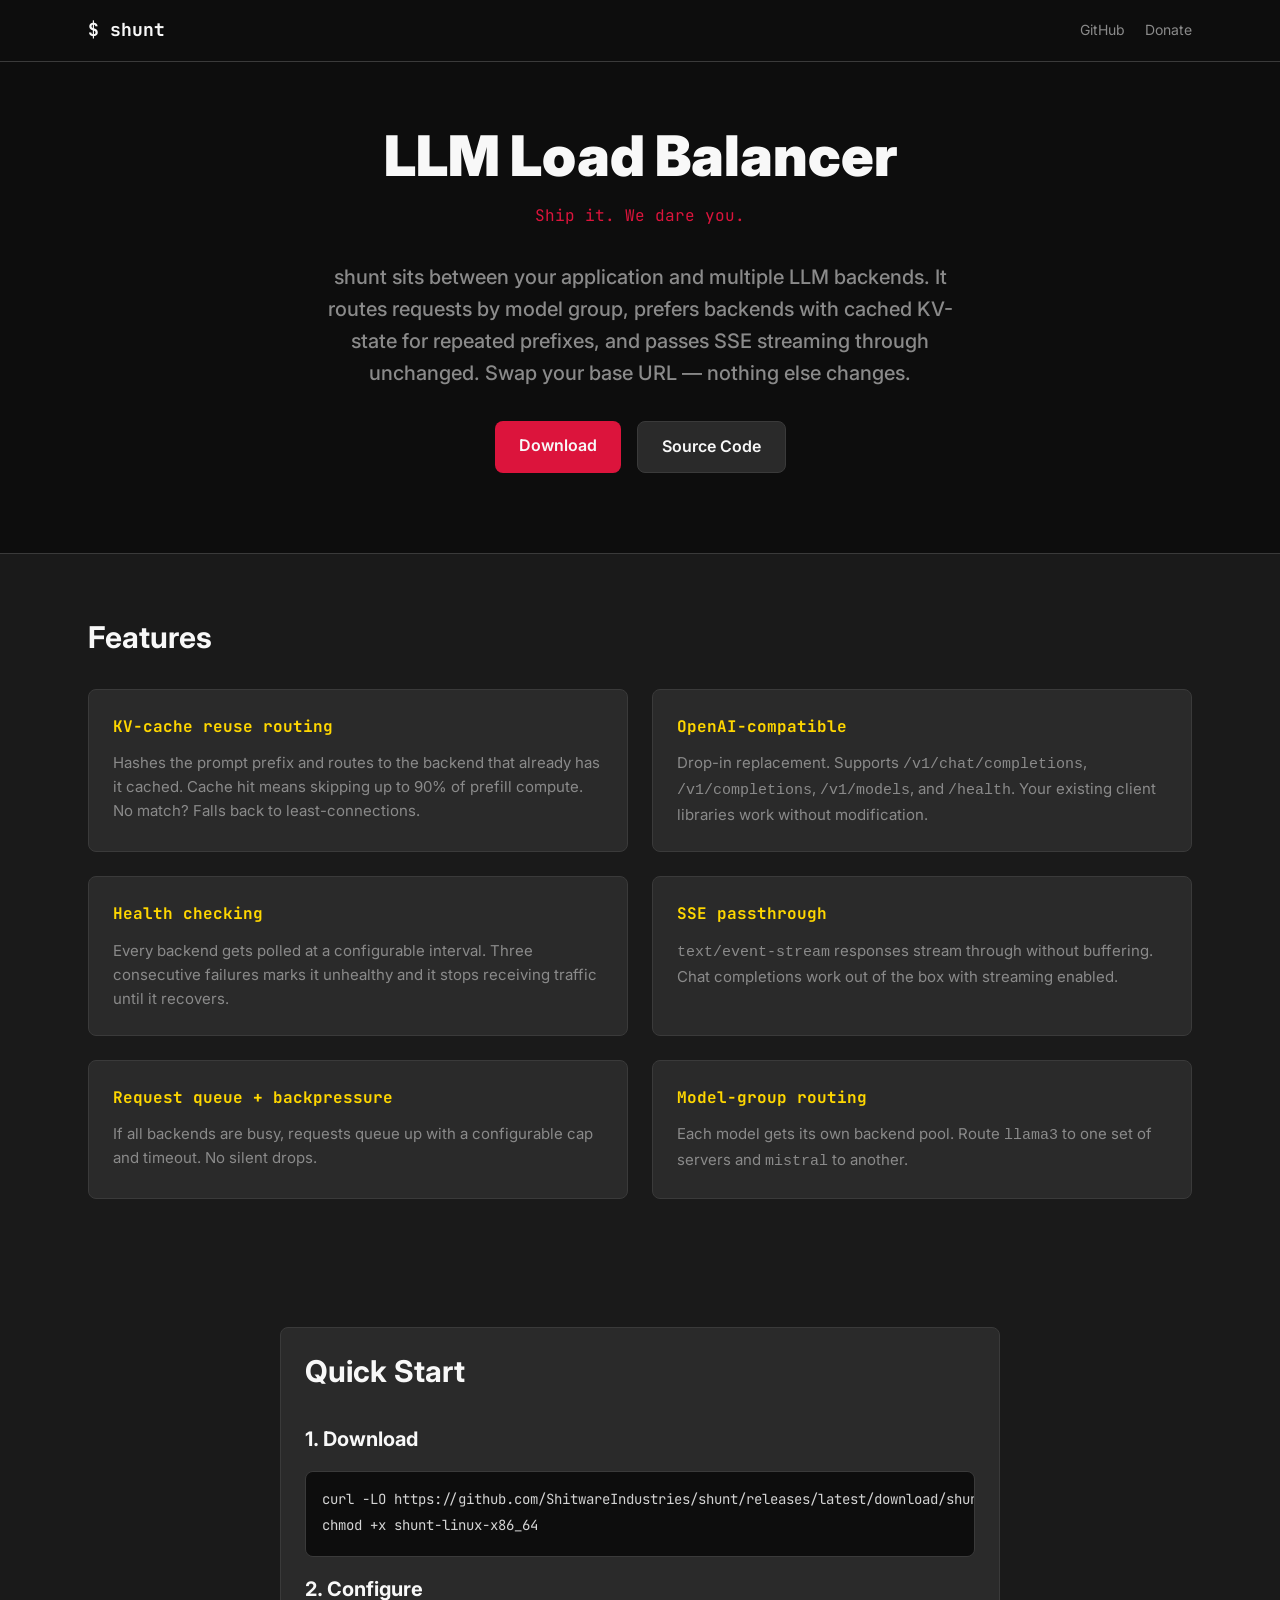
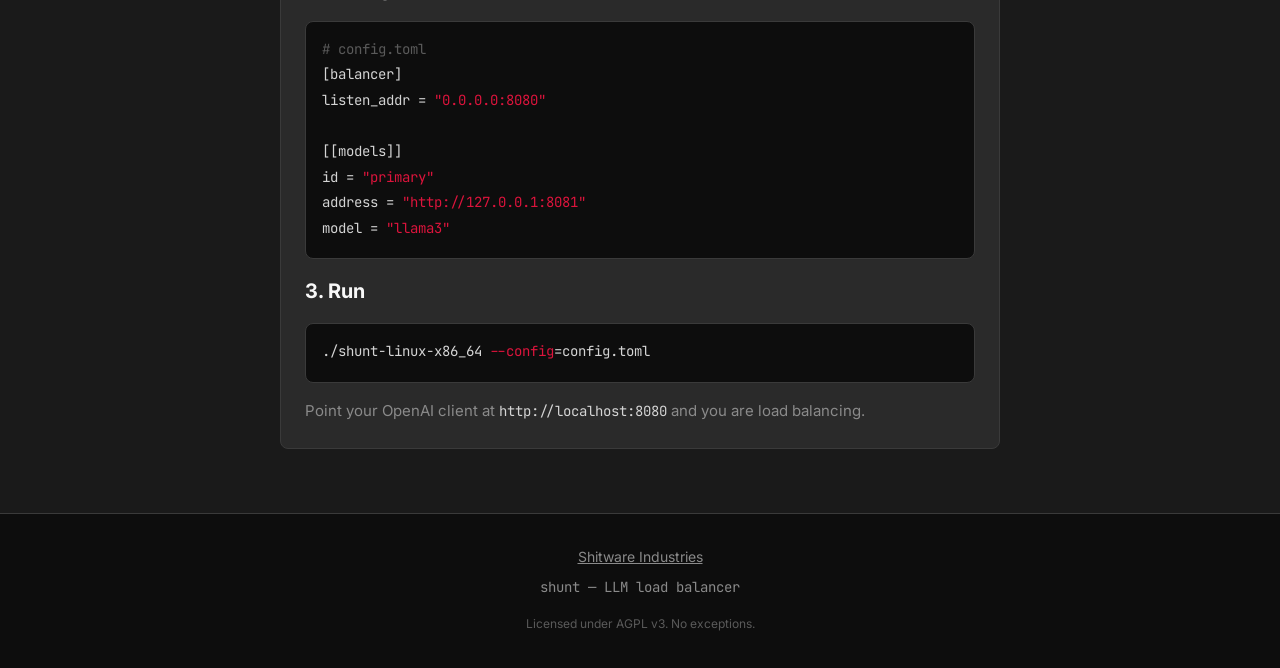
<file: index.html>
<!DOCTYPE html>
<html lang="en">
<head>
<meta charset="utf-8">
<meta name="viewport" content="width=device-width, initial-scale=1">
<title>shunt — LLM Load Balancer</title>
<meta name="description" content="shunt is an LLM load balancer with KV-cache reuse routing. OpenAI-compatible. Drop-in. Open source under AGPL v3.">
<meta name="robots" content="index, follow">
<link rel="preconnect" href="https://fonts.googleapis.com">
<link rel="preconnect" href="https://fonts.gstatic.com" crossorigin>
<link href="https://fonts.googleapis.com/css2?family=Inter:wght@400;500;600;700;800;900&family=JetBrains+Mono:wght@400;700&display=swap" rel="stylesheet">
<style>
:root {
--color-basalt: #1a1a1a;
--color-void: #0d0d0d;
--color-obsidian: #2a2a2a;
--color-graphite: #3a3a3a;
--color-ash: #5a5a5a;
--color-fog: #8a8a8a;
--color-cloud: #d4d4d4;
--color-smoke: #e8e8e8;
--color-snow: #f8f8f8;
--color-bleach: #ffffff;
--color-crimson: #dc143c;
--color-gold: #ffd700;
--color-silver: #c0c0c0;
--font-body: "Inter", -apple-system, BlinkMacSystemFont, "Segoe UI", sans-serif;
--font-mono: "JetBrains Mono", "Fira Code", "Cascadia Code", monospace;
--space-2: 8px;
--space-3: 12px;
--space-4: 16px;
--space-5: 20px;
--space-6: 24px;
--space-8: 32px;
--space-12: 48px;
--space-16: 64px;
--space-20: 80px;
--max-width: 1200px;
--radius: 8px;
}

*, *::before, *::after { box-sizing: border-box; margin: 0; padding: 0; }
html { font-size: 16px; scroll-behavior: smooth; }

body {
font-family: var(--font-body);
font-weight: 400;
line-height: 1.6;
color: var(--color-snow);
background-color: var(--color-basalt);
-webkit-font-smoothing: antialiased;
-moz-osx-font-smoothing: grayscale;
}

a { color: var(--color-crimson); text-decoration: underline; }
a:hover { color: var(--color-gold); }
a:focus-visible { outline: 2px solid var(--color-crimson); outline-offset: 2px; }

.container { max-width: var(--max-width); margin: 0 auto; padding: 0 var(--space-6); }
@media (min-width: 768px) { .container { padding: 0 var(--space-8); } }
@media (min-width: 1024px) { .container { padding: 0 var(--space-12); } }

header {
background-color: var(--color-void);
border-bottom: 1px solid var(--color-graphite);
padding: var(--space-4) 0;
}
header nav { display: flex; justify-content: space-between; align-items: center; }
.logo {
font-family: var(--font-mono);
font-weight: 700;
font-size: 18px;
color: var(--color-snow);
text-decoration: none;
}
.logo:hover { color: var(--color-snow); }
nav a { font-size: 14px; color: var(--color-fog); text-decoration: none; transition: color 150ms cubic-bezier(0.4, 0, 0.2, 1); }
nav a:hover { color: var(--color-snow); }
nav .nav-links { display: flex; gap: var(--space-5); }

.hero {
background-color: var(--color-void);
padding: var(--space-16) 0 var(--space-20);
text-align: center;
border-bottom: 1px solid var(--color-graphite);
}
.hero h1 {
font-weight: 900;
font-size: 40px;
line-height: 1.1;
color: var(--color-snow);
margin-bottom: var(--space-4);
}
.hero .tagline {
font-family: var(--font-mono);
font-size: 16px;
color: var(--color-crimson);
font-weight: 400;
margin-bottom: var(--space-8);
display: block;
}
.hero p {
font-size: 18px;
font-weight: 500;
color: var(--color-fog);
max-width: 640px;
margin: 0 auto var(--space-8);
line-height: 1.6;
}
@media (min-width: 768px) {
.hero h1 { font-size: 56px; }
.hero p { font-size: 20px; }
}

.cta-group {
display: flex;
justify-content: center;
gap: var(--space-4);
flex-wrap: wrap;
}
.cta-primary {
display: inline-block;
background-color: var(--color-crimson);
color: var(--color-snow);
font-weight: 600;
font-size: 16px;
padding: var(--space-3) var(--space-6);
border-radius: var(--radius);
text-decoration: none;
transition: background-color 150ms cubic-bezier(0.4, 0, 0.2, 1);
}
.cta-primary:hover { background-color: #b01030; color: var(--color-snow); }
.cta-secondary {
display: inline-block;
background-color: var(--color-obsidian);
color: var(--color-snow);
font-weight: 600;
font-size: 16px;
padding: var(--space-3) var(--space-6);
border-radius: var(--radius);
border: 1px solid var(--color-graphite);
text-decoration: none;
transition: background-color 150ms cubic-bezier(0.4, 0, 0.2, 1);
}
.cta-secondary:hover { background-color: var(--color-graphite); color: var(--color-snow); }

section { padding: var(--space-16) 0; }
section h2 {
font-weight: 700;
font-size: 24px;
line-height: 1.3;
margin-bottom: var(--space-8);
color: var(--color-snow);
}
@media (min-width: 768px) { section h2 { font-size: 30px; } }

.features {
display: grid;
gap: var(--space-6);
}
@media (min-width: 768px) { .features { grid-template-columns: 1fr 1fr; } }

.feature-card {
background-color: var(--color-obsidian);
border: 1px solid var(--color-graphite);
border-radius: var(--radius);
padding: var(--space-6);
}
.feature-card h3 {
font-family: var(--font-mono);
font-weight: 700;
font-size: 16px;
color: var(--color-gold);
margin-bottom: var(--space-3);
}
.feature-card p {
font-size: 15px;
color: var(--color-fog);
line-height: 1.6;
}

.quickstart {
background-color: var(--color-obsidian);
border: 1px solid var(--color-graphite);
border-radius: var(--radius);
padding: var(--space-6);
max-width: 720px;
margin: 0 auto;
}
.quickstart h3 {
font-weight: 700;
font-size: 20px;
margin-bottom: var(--space-4);
color: var(--color-snow);
}
.quickstart pre {
background-color: var(--color-void);
border: 1px solid var(--color-graphite);
border-radius: var(--radius);
padding: var(--space-4);
overflow-x: auto;
margin-bottom: var(--space-4);
}
.quickstart code {
font-family: var(--font-mono);
font-size: 14px;
color: var(--color-cloud);
line-height: 1.7;
}
.quickstart .comment { color: var(--color-ash); }
.quickstart .flag { color: var(--color-crimson); }

footer {
background-color: var(--color-void);
border-top: 1px solid var(--color-graphite);
padding: var(--space-8) 0;
text-align: center;
}
footer p { font-size: 14px; color: var(--color-ash); margin-bottom: var(--space-2); }
footer .product-name { font-family: var(--font-mono); font-weight: 400; color: var(--color-fog); }
footer .license { font-size: 12px; color: var(--color-ash); margin-top: var(--space-4); }
footer a { color: var(--color-fog); }
footer a:hover { color: var(--color-snow); }

@media (prefers-reduced-motion: reduce) {
* { transition-duration: 0ms !important; animation-duration: 0ms !important; }
}
</style>
</head>
<body>

<header>
<nav class="container">
<a href="/" class="logo">$ shunt</a>
<div class="nav-links">
<a href="https://github.com/ShitwareIndustries/shunt">GitHub</a>
<a href="/donate/">Donate</a>
</div>
</nav>
</header>

<section class="hero">
<div class="container">
<h1>LLM Load Balancer</h1>
<span class="tagline">Ship it. We dare you.</span>
<p>shunt sits between your application and multiple LLM backends. It routes requests by model group, prefers backends with cached KV-state for repeated prefixes, and passes SSE streaming through unchanged. Swap your base URL &mdash; nothing else changes.</p>
<div class="cta-group">
<a class="cta-primary" href="https://github.com/ShitwareIndustries/shunt/releases/latest">Download</a>
<a class="cta-secondary" href="https://github.com/ShitwareIndustries/shunt">Source Code</a>
</div>
</div>
</section>

<section>
<div class="container">
<h2>Features</h2>
<div class="features">
<div class="feature-card">
<h3>KV-cache reuse routing</h3>
<p>Hashes the prompt prefix and routes to the backend that already has it cached. Cache hit means skipping up to 90% of prefill compute. No match? Falls back to least-connections.</p>
</div>
<div class="feature-card">
<h3>OpenAI-compatible</h3>
<p>Drop-in replacement. Supports <code>/v1/chat/completions</code>, <code>/v1/completions</code>, <code>/v1/models</code>, and <code>/health</code>. Your existing client libraries work without modification.</p>
</div>
<div class="feature-card">
<h3>Health checking</h3>
<p>Every backend gets polled at a configurable interval. Three consecutive failures marks it unhealthy and it stops receiving traffic until it recovers.</p>
</div>
<div class="feature-card">
<h3>SSE passthrough</h3>
<p><code>text/event-stream</code> responses stream through without buffering. Chat completions work out of the box with streaming enabled.</p>
</div>
<div class="feature-card">
<h3>Request queue + backpressure</h3>
<p>If all backends are busy, requests queue up with a configurable cap and timeout. No silent drops.</p>
</div>
<div class="feature-card">
<h3>Model-group routing</h3>
<p>Each model gets its own backend pool. Route <code>llama3</code> to one set of servers and <code>mistral</code> to another.</p>
</div>
</div>
</div>
</section>

<section>
<div class="container">
<div class="quickstart">
<h2>Quick Start</h2>
<h3>1. Download</h3>
<pre><code>curl -LO https://github.com/ShitwareIndustries/shunt/releases/latest/download/shunt-linux-x86_64
chmod +x shunt-linux-x86_64</code></pre>
<h3>2. Configure</h3>
<pre><code><span class="comment"># config.toml</span>
[balancer]
listen_addr = <span class="flag">"0.0.0.0:8080"</span>

[[models]]
id = <span class="flag">"primary"</span>
address = <span class="flag">"http://127.0.0.1:8081"</span>
model = <span class="flag">"llama3"</span></code></pre>
<h3>3. Run</h3>
<pre><code>./shunt-linux-x86_64 <span class="flag">--config</span>=config.toml</code></pre>
<p style="font-size:15px;color:var(--color-fog);">Point your OpenAI client at <code style="color:var(--color-cloud);">http://localhost:8080</code> and you are load balancing.</p>
</div>
</div>
</section>

<footer>
<div class="container">
<p><a href="https://github.com/ShitwareIndustries">Shitware Industries</a></p>
<p class="product-name">shunt &mdash; LLM load balancer</p>
<p class="license">Licensed under AGPL v3. No exceptions.</p>
</div>
</footer>

</body>
</html>
</file>
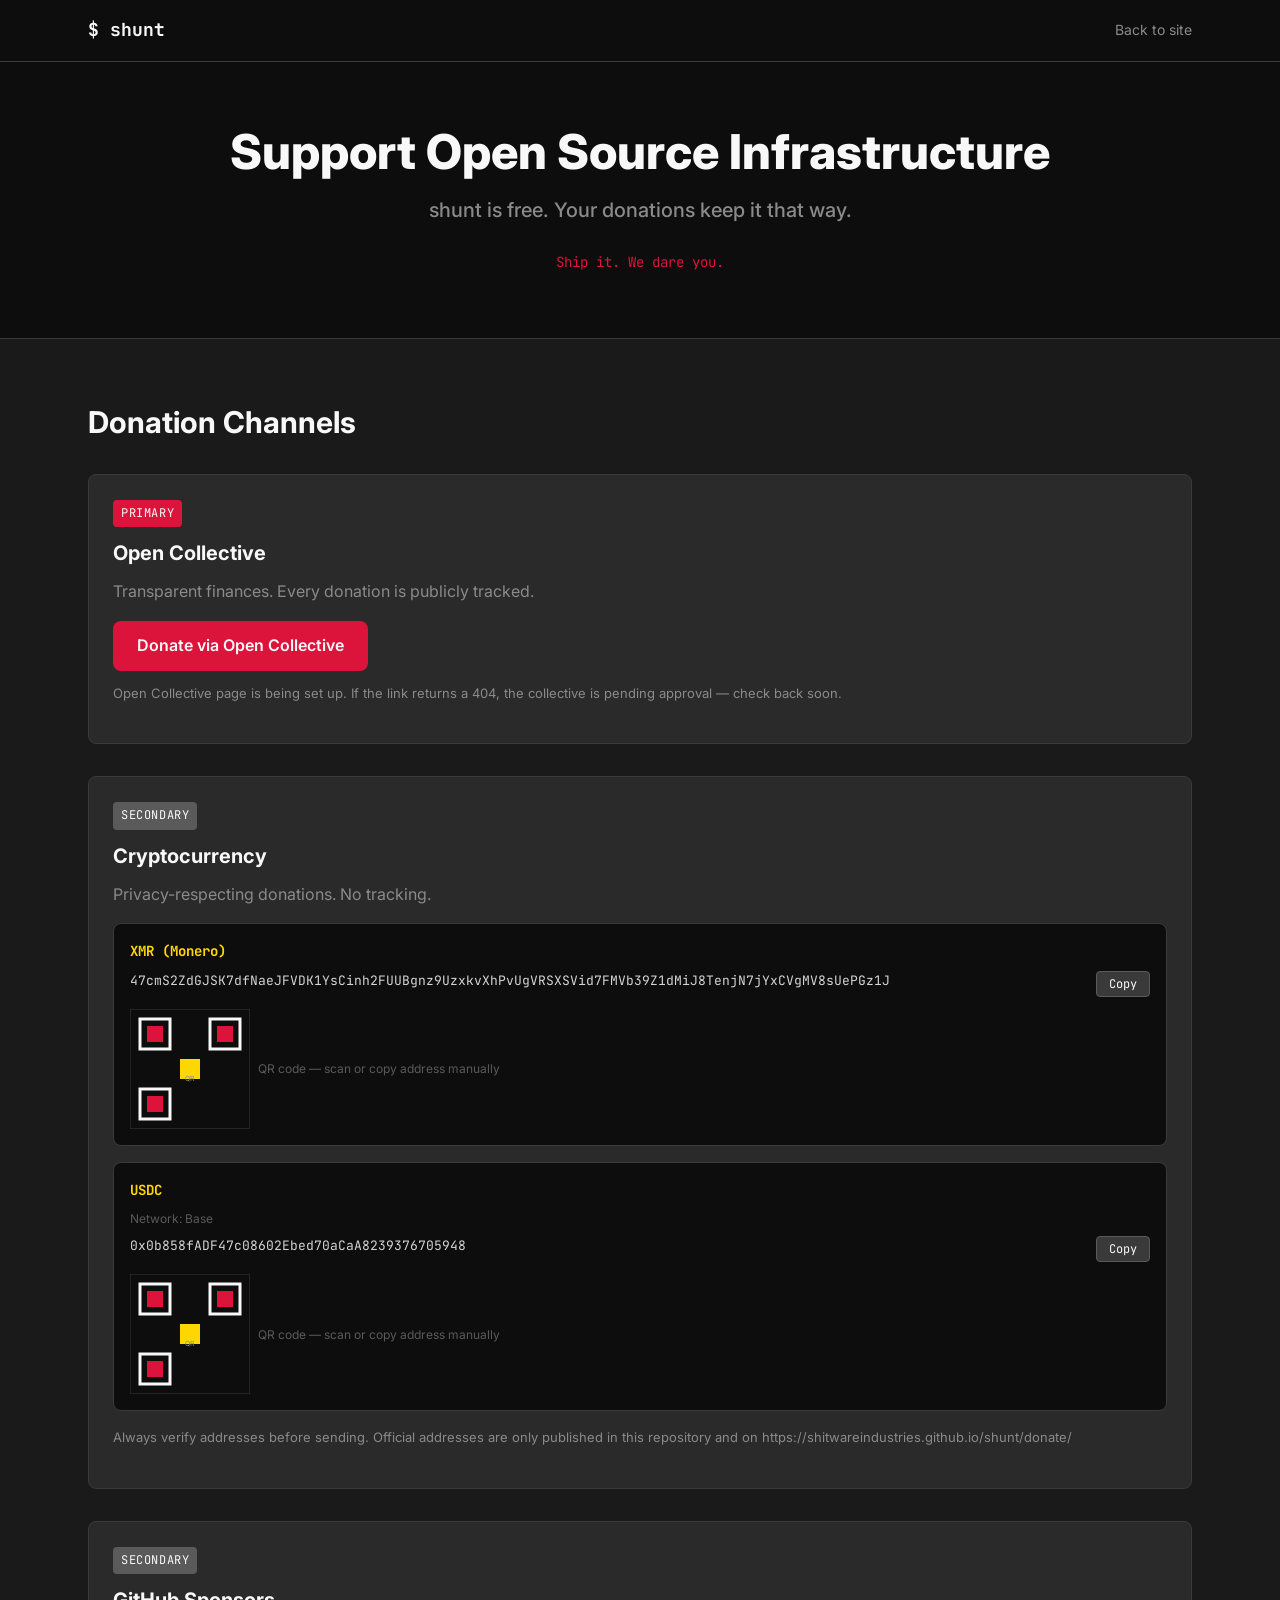
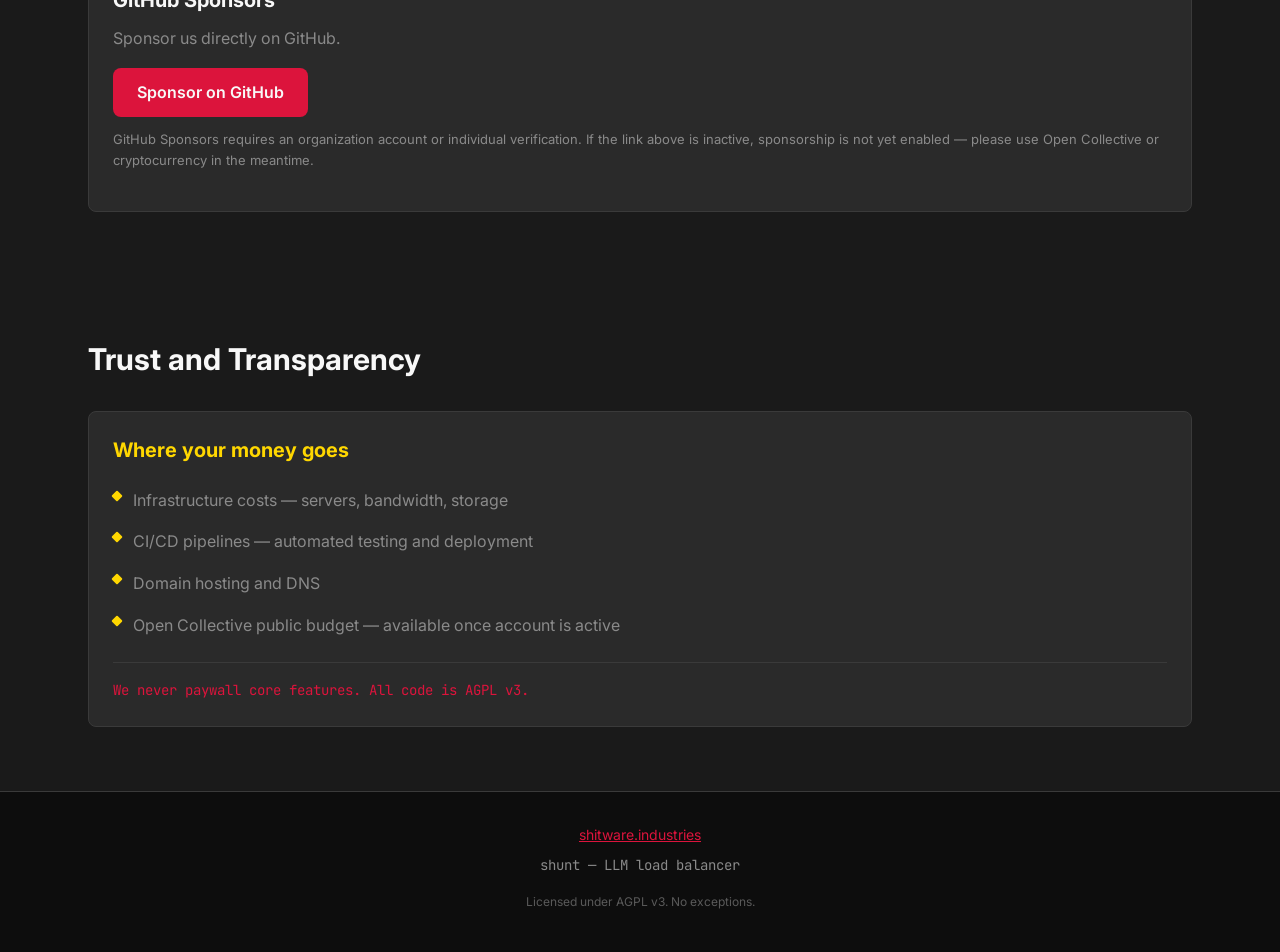
<file: donate/index.html>
<!DOCTYPE html>
<html lang="en">
<head>
  <meta charset="utf-8">
  <meta name="viewport" content="width=device-width, initial-scale=1">
  <title>Support shunt — Shitware Industries</title>
  <meta name="description" content="Support open source infrastructure. shunt is free. Your donations keep it that way.">
  <meta name="robots" content="index, follow">
  <link rel="preconnect" href="https://fonts.googleapis.com">
  <link rel="preconnect" href="https://fonts.gstatic.com" crossorigin>
  <link href="https://fonts.googleapis.com/css2?family=Inter:wght@400;500;600;700;800;900&family=JetBrains+Mono:wght@400;700&display=swap" rel="stylesheet">
  <link rel="stylesheet" href="style.css">
</head>
<body>

  <header>
    <nav class="container">
      <a href="/" class="logo">$ shunt</a>
      <a href="/">Back to site</a>
    </nav>
  </header>

  <section class="hero">
    <div class="container">
      <h1>Support Open Source Infrastructure</h1>
      <p>shunt is free. Your donations keep it that way.</p>
      <span class="tagline">Ship it. We dare you.</span>
    </div>
  </section>

  <main>
    <section>
      <div class="container">
        <h2>Donation Channels</h2>
        <div class="channels">

          <div class="channel-card">
            <span class="channel-label primary">Primary</span>
            <h3>Open Collective</h3>
            <p>Transparent finances. Every donation is publicly tracked.</p>
      <a class="cta-link" href="https://opencollective.com/shitware-industries" target="_blank" rel="noopener noreferrer">Donate via Open Collective</a>
      <p style="margin-top: 12px; font-size: 13px; color: #8a8a8a;">
        Open Collective page is being set up. If the link returns a 404, the collective is pending approval — check back soon.
      </p>
    </div>

          <div class="channel-card">
            <span class="channel-label secondary">Secondary</span>
            <h3>Cryptocurrency</h3>
            <p>Privacy-respecting donations. No tracking.</p>

            <div class="crypto-addresses">
              <div class="crypto-item">
                <div class="crypto-name">XMR (Monero)</div>
                <div class="address-wrapper">
                  <span class="address" id="xmr-address">47cmS2ZdGJSK7dfNaeJFVDK1YsCinh2FUUBgnz9UzxkvXhPvUgVRSXSVid7FMVb39Z1dMiJ8TenjN7jYxCVgMV8sUePGz1J</span>
                  <button class="copy-btn" data-target="xmr-address" aria-label="Copy Monero address">Copy</button>
                </div>
                <div class="qr-placeholder">
                  <svg viewBox="0 0 120 120" xmlns="http://www.w3.org/2000/svg" role="img" aria-label="QR code placeholder for Monero address">
                    <rect width="120" height="120" fill="#0d0d0d" stroke="#3a3a3a" stroke-width="1"/>
                    <rect x="10" y="10" width="30" height="30" fill="none" stroke="#f8f8f8" stroke-width="3"/>
                    <rect x="17" y="17" width="16" height="16" fill="#dc143c"/>
                    <rect x="80" y="10" width="30" height="30" fill="none" stroke="#f8f8f8" stroke-width="3"/>
                    <rect x="87" y="17" width="16" height="16" fill="#dc143c"/>
                    <rect x="10" y="80" width="30" height="30" fill="none" stroke="#f8f8f8" stroke-width="3"/>
                    <rect x="17" y="87" width="16" height="16" fill="#dc143c"/>
                    <rect x="50" y="50" width="20" height="20" fill="#ffd700"/>
                    <text x="60" y="72" text-anchor="middle" font-family="Inter, sans-serif" font-size="7" fill="#8a8a8a">QR</text>
                  </svg>
                  <span class="qr-note">QR code — scan or copy address manually</span>
                </div>
              </div>

              <div class="crypto-item">
                <div class="crypto-name">USDC</div>
                <div class="crypto-network">Network: Base</div>
                <div class="address-wrapper">
                  <span class="address" id="usdc-address">0x0b858fADF47c08602Ebed70aCaA8239376705948</span>
                  <button class="copy-btn" data-target="usdc-address" aria-label="Copy USDC address">Copy</button>
                </div>
                <div class="qr-placeholder">
                  <svg viewBox="0 0 120 120" xmlns="http://www.w3.org/2000/svg" role="img" aria-label="QR code placeholder for USDC address">
                    <rect width="120" height="120" fill="#0d0d0d" stroke="#3a3a3a" stroke-width="1"/>
                    <rect x="10" y="10" width="30" height="30" fill="none" stroke="#f8f8f8" stroke-width="3"/>
                    <rect x="17" y="17" width="16" height="16" fill="#dc143c"/>
                    <rect x="80" y="10" width="30" height="30" fill="none" stroke="#f8f8f8" stroke-width="3"/>
                    <rect x="87" y="17" width="16" height="16" fill="#dc143c"/>
                    <rect x="10" y="80" width="30" height="30" fill="none" stroke="#f8f8f8" stroke-width="3"/>
                    <rect x="17" y="87" width="16" height="16" fill="#dc143c"/>
                    <rect x="50" y="50" width="20" height="20" fill="#ffd700"/>
                    <text x="60" y="72" text-anchor="middle" font-family="Inter, sans-serif" font-size="7" fill="#8a8a8a">QR</text>
                  </svg>
                  <span class="qr-note">QR code — scan or copy address manually</span>
                </div>
              </div>
            </div>

<p style="margin-top: 16px; font-size: 13px; color: #8a8a8a;">
Always verify addresses before sending. Official addresses are only published in this repository and on https://shitwareindustries.github.io/shunt/donate/
</p>
          </div>

  <div class="channel-card">
      <span class="channel-label secondary">Secondary</span>
      <h3>GitHub Sponsors</h3>
      <p>Sponsor us directly on GitHub.</p>
      <a class="cta-link" href="https://github.com/sponsors/ShitwareIndustries" target="_blank" rel="noopener noreferrer">Sponsor on GitHub</a>
      <p style="margin-top: 12px; font-size: 13px; color: #8a8a8a;">
        GitHub Sponsors requires an organization account or individual verification. If the link above is inactive, sponsorship is not yet enabled — please use Open Collective or cryptocurrency in the meantime.
      </p>
    </div>

        </div>
      </div>
    </section>

    <section>
      <div class="container">
        <h2>Trust and Transparency</h2>
        <div class="trust-section">
          <h3>Where your money goes</h3>
          <ul>
            <li>Infrastructure costs — servers, bandwidth, storage</li>
            <li>CI/CD pipelines — automated testing and deployment</li>
            <li>Domain hosting and DNS</li>
            <li>Open Collective public budget — available once account is active</li>
          </ul>
          <div class="agpl-note">
            We never paywall core features. All code is AGPL v3.
          </div>
        </div>
      </div>
    </section>
  </main>

  <footer>
    <div class="container">
      <p><a href="/">shitware.industries</a></p>
      <p class="product-name">shunt — LLM load balancer</p>
      <p class="license">Licensed under AGPL v3. No exceptions.</p>
    </div>
  </footer>

  <script>
    (function () {
      "use strict";

      var buttons = document.querySelectorAll(".copy-btn");
      for (var i = 0; i < buttons.length; i++) {
        buttons[i].addEventListener("click", function () {
          var targetId = this.getAttribute("data-target");
          var targetEl = document.getElementById(targetId);
          if (!targetEl) return;

          var text = targetEl.textContent;

          if (navigator.clipboard && navigator.clipboard.writeText) {
            navigator.clipboard.writeText(text).then(
              function () {
                showCopied(targetId);
              },
              function () {
                fallbackCopy(text, targetId);
              }
            );
          } else {
            fallbackCopy(text, targetId);
          }
        });
      }

      function fallbackCopy(text, targetId) {
        var textarea = document.createElement("textarea");
        textarea.value = text;
        textarea.style.position = "fixed";
        textarea.style.opacity = "0";
        document.body.appendChild(textarea);
        textarea.select();
        try {
          document.execCommand("copy");
          showCopied(targetId);
        } catch (e) {
          // silent fail — progressive enhancement
        }
        document.body.removeChild(textarea);
      }

      function showCopied(targetId) {
        var btn = document.querySelector('.copy-btn[data-target="' + targetId + '"]');
        if (!btn) return;
        var original = btn.textContent;
        btn.textContent = "Copied";
        btn.classList.add("copied");
        setTimeout(function () {
          btn.textContent = original;
          btn.classList.remove("copied");
        }, 2000);
      }
    })();
  </script>

</body>
</html>
</file>
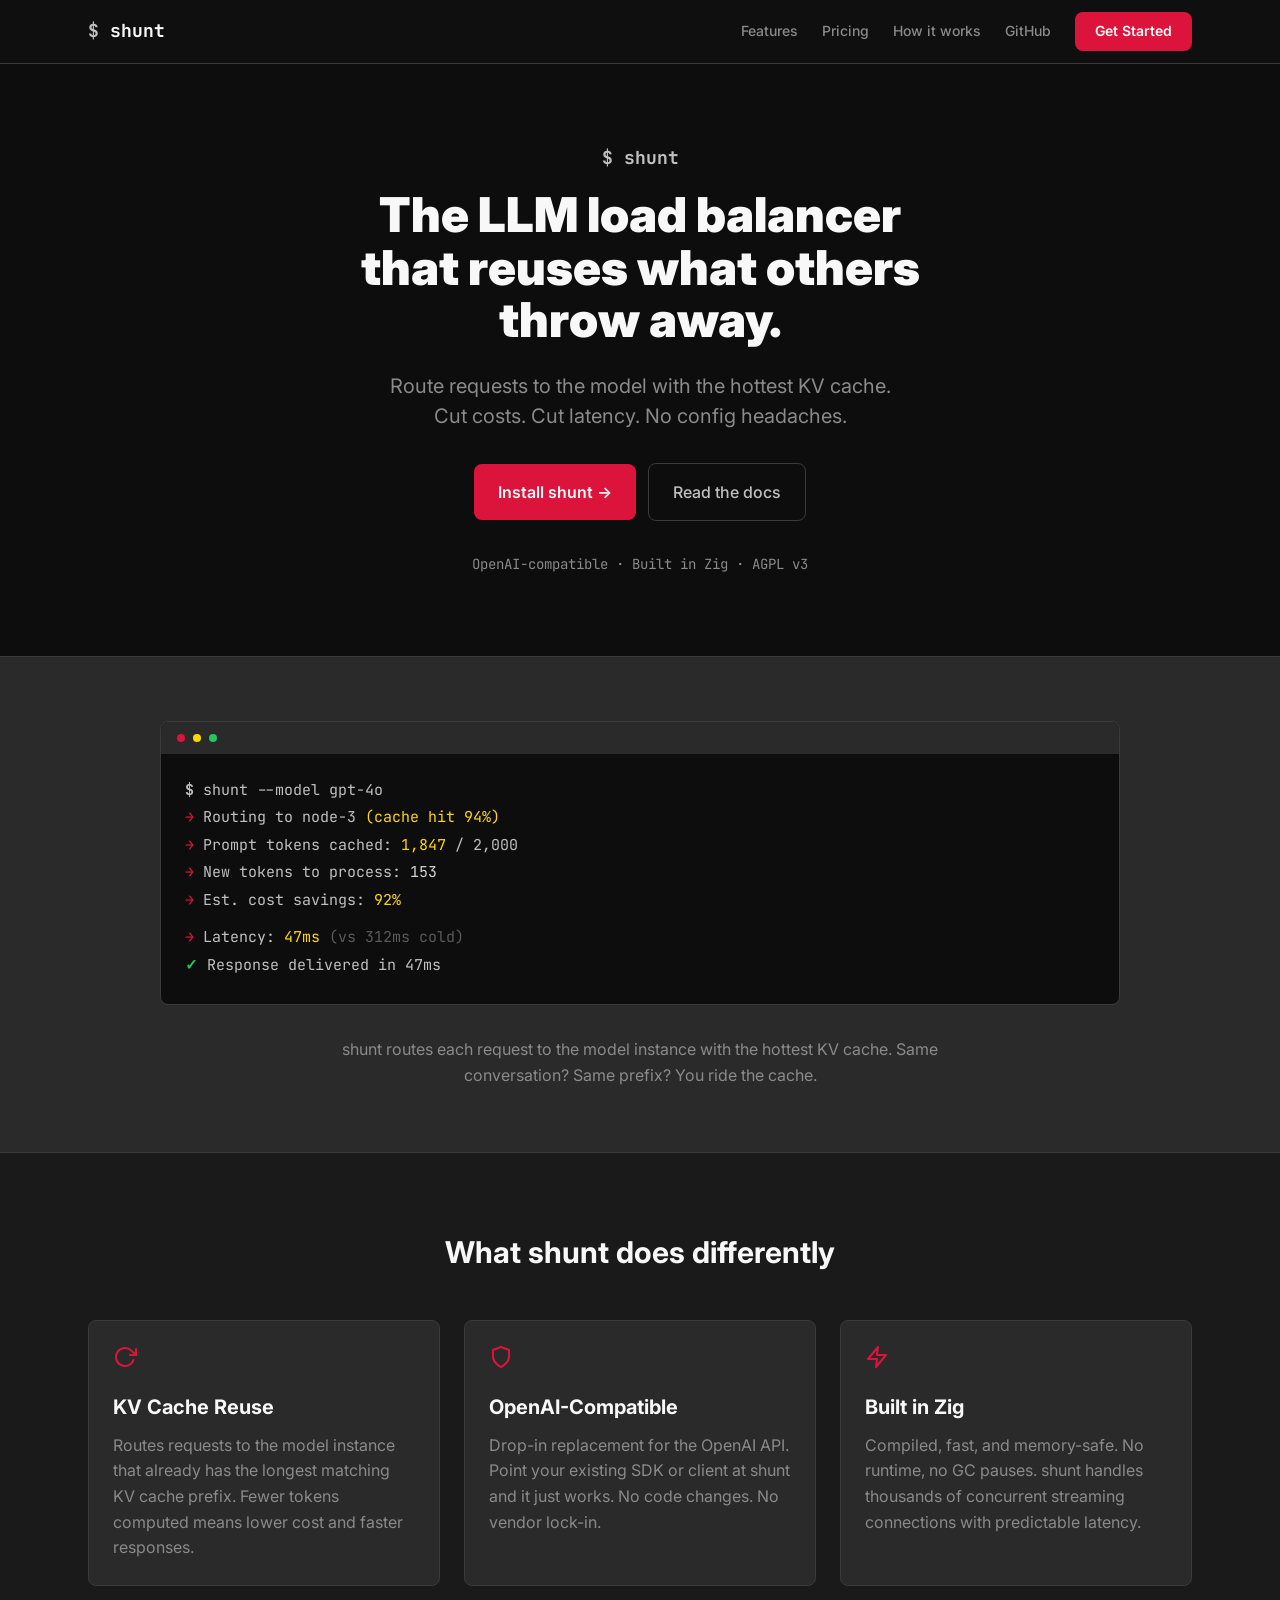
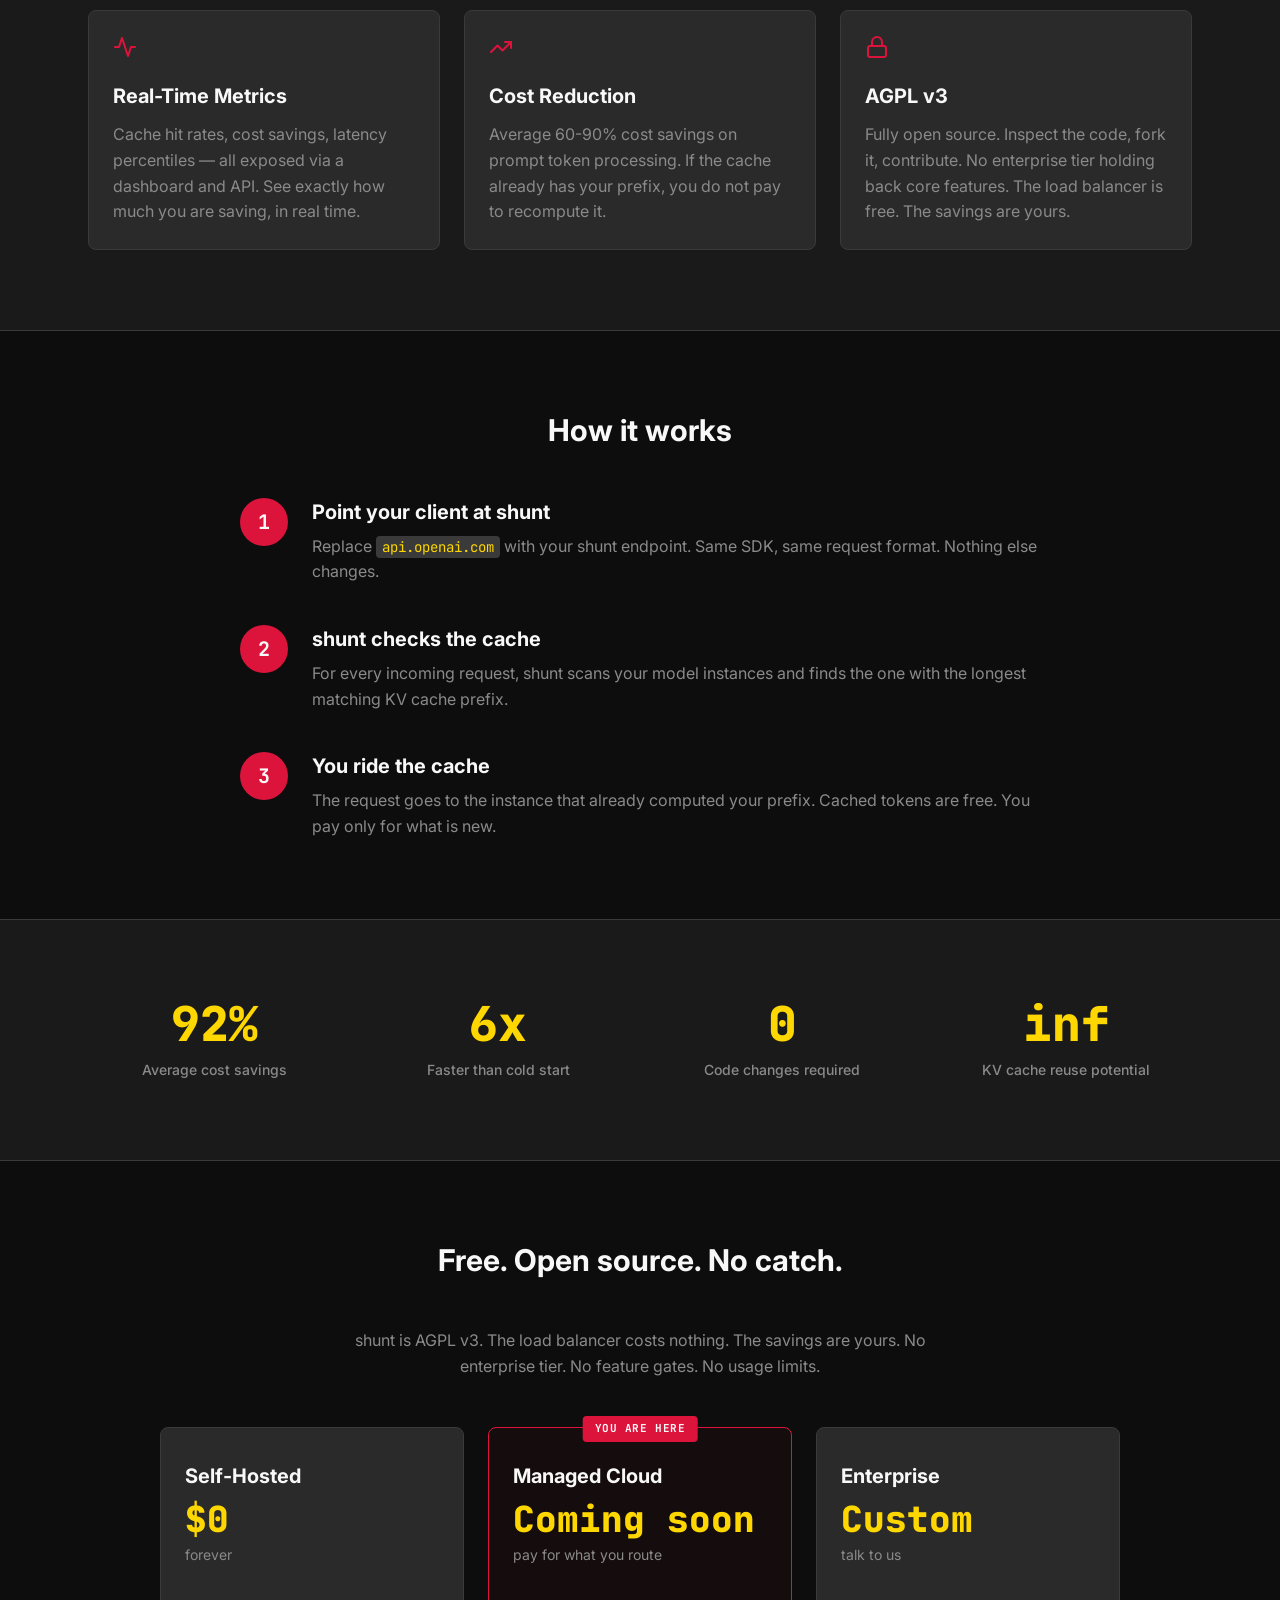
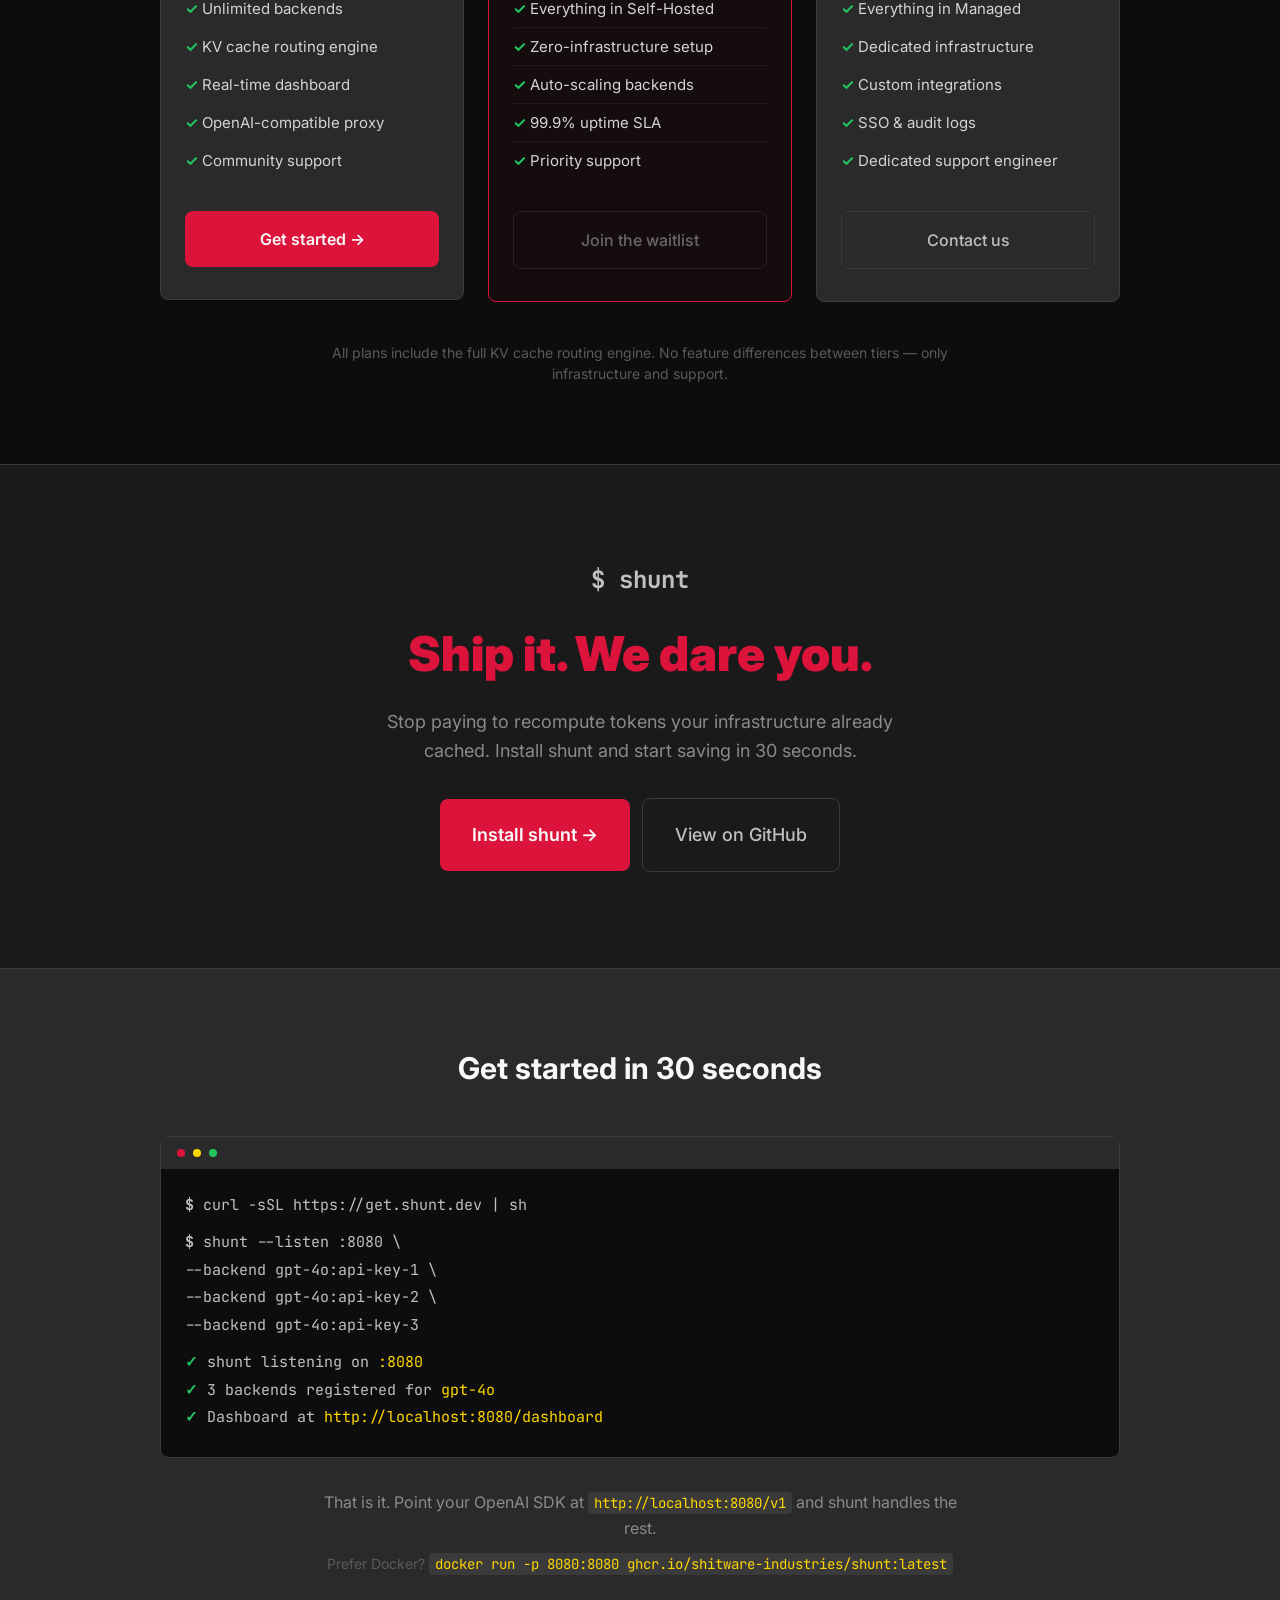
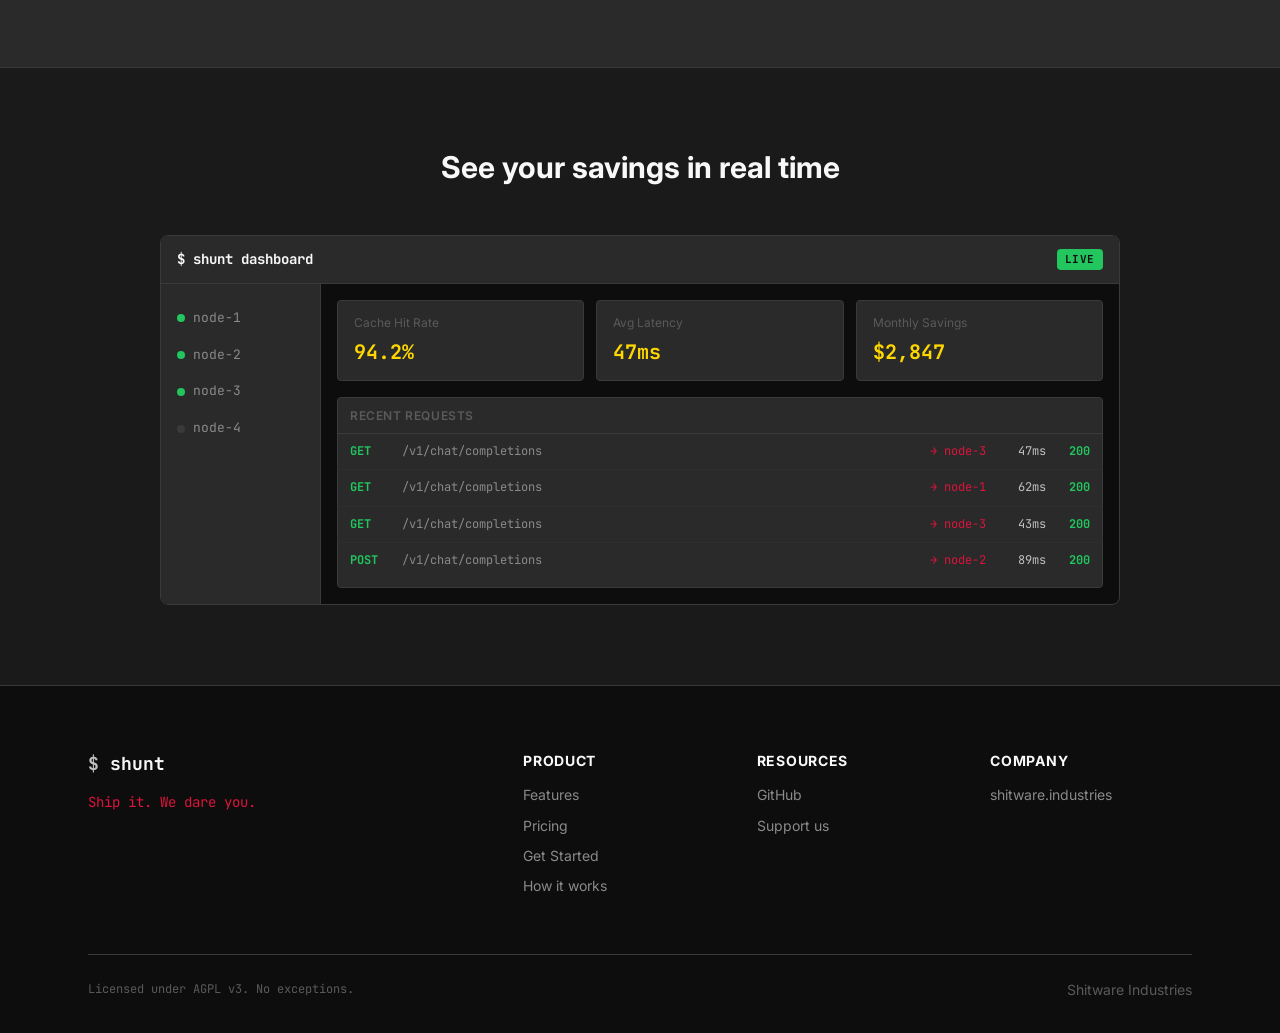
<file: design/landing/index.html>
<!DOCTYPE html>
<html lang="en">
<head>
  <meta charset="utf-8">
  <meta name="viewport" content="width=device-width, initial-scale=1">
  <title>shunt — LLM load balancer that reuses KV cache</title>
  <meta name="description" content="shunt is an open-source LLM load balancer that routes requests to the model with the hottest KV cache. Cut costs. Cut latency. OpenAI-compatible.">
  <meta name="robots" content="index, follow">
  <link rel="preconnect" href="https://fonts.googleapis.com">
  <link rel="preconnect" href="https://fonts.gstatic.com" crossorigin>
  <link href="https://fonts.googleapis.com/css2?family=Inter:wght@400;500;600;700;800;900&family=JetBrains+Mono:wght@400;700&display=swap" rel="stylesheet">
  <link rel="stylesheet" href="style.css">
</head>
<body>

  <header class="site-header">
    <nav class="container">
      <a href="/" class="logo" aria-label="shunt home">$ <span class="logo-name">shunt</span></a>
      <button class="mobile-menu-btn" aria-label="Open navigation menu" aria-expanded="false">
        <svg width="24" height="24" viewBox="0 0 24 24" fill="none" stroke="currentColor" stroke-width="2" stroke-linecap="round" stroke-linejoin="round"><line x1="3" y1="6" x2="21" y2="6"/><line x1="3" y1="12" x2="21" y2="12"/><line x1="3" y1="18" x2="21" y2="18"/></svg>
      </button>
      <div class="nav-links" id="nav-links">
<a href="#features">Features</a>
<a href="#pricing">Pricing</a>
<a href="#how-it-works">How it works</a>
<a href="https://github.com/shitware-industries/shunt" target="_blank" rel="noopener noreferrer">GitHub</a>
<a href="#install" class="nav-cta">Get Started</a>
      </div>
    </nav>
  </header>

  <section class="hero" aria-label="Product introduction">
    <div class="container">
      <p class="hero-prompt" aria-hidden="true">$ shunt</p>
      <h1>The LLM load balancer<br>that reuses what others<br>throw away.</h1>
      <p class="hero-sub">Route requests to the model with the hottest KV cache.<br>Cut costs. Cut latency. No config headaches.</p>
      <div class="hero-ctas">
        <a href="#install" class="btn btn-primary">Install shunt <span aria-hidden="true">&#8594;</span></a>
        <a href="#how-it-works" class="btn btn-secondary">Read the docs</a>
      </div>
      <p class="hero-meta">OpenAI-compatible &#183; Built in Zig &#183; AGPL v3</p>
    </div>
  </section>

  <section class="terminal-demo" aria-label="shunt terminal demonstration">
    <div class="container">
      <div class="terminal" role="img" aria-label="Terminal showing shunt routing a request to node-3 with 94% cache hit rate, saving 92% cost with 47ms latency">
        <div class="terminal-titlebar">
          <span class="terminal-dot terminal-dot-red"></span>
          <span class="terminal-dot terminal-dot-yellow"></span>
          <span class="terminal-dot terminal-dot-green"></span>
        </div>
        <div class="terminal-body" id="terminal-output">
          <div class="terminal-line"><span class="t-prompt">$</span> shunt --model gpt-4o</div>
          <div class="terminal-line"><span class="t-arrow">&#8594;</span> Routing to node-3 <span class="t-gold">(cache hit 94%)</span></div>
          <div class="terminal-line"><span class="t-arrow">&#8594;</span> Prompt tokens cached: <span class="t-gold">1,847</span> / 2,000</div>
          <div class="terminal-line"><span class="t-arrow">&#8594;</span> New tokens to process: <span class="t-silver">153</span></div>
          <div class="terminal-line"><span class="t-arrow">&#8594;</span> Est. cost savings: <span class="t-gold">92%</span></div>
          <div class="terminal-line terminal-line-spacer"></div>
          <div class="terminal-line"><span class="t-arrow">&#8594;</span> Latency: <span class="t-gold">47ms</span> <span class="t-dim">(vs 312ms cold)</span></div>
          <div class="terminal-line"><span class="t-success">&#10003;</span> Response delivered in 47ms</div>
        </div>
      </div>
      <p class="terminal-caption">shunt routes each request to the model instance with the hottest KV cache. Same conversation? Same prefix? You ride the cache.</p>
    </div>
  </section>

  <section class="features" id="features" aria-label="Features">
    <div class="container">
      <h2 class="section-heading">What shunt does differently</h2>
      <div class="features-grid">

        <div class="feature-card">
          <svg class="feature-icon" width="24" height="24" viewBox="0 0 24 24" fill="none" stroke="currentColor" stroke-width="2" stroke-linecap="round" stroke-linejoin="round" aria-hidden="true"><polyline points="23 4 23 10 17 10"/><path d="M20.49 15a9 9 0 1 1-2.12-9.36L23 10"/></svg>
          <h3>KV Cache Reuse</h3>
          <p>Routes requests to the model instance that already has the longest matching KV cache prefix. Fewer tokens computed means lower cost and faster responses.</p>
        </div>

        <div class="feature-card">
          <svg class="feature-icon" width="24" height="24" viewBox="0 0 24 24" fill="none" stroke="currentColor" stroke-width="2" stroke-linecap="round" stroke-linejoin="round" aria-hidden="true"><path d="M12 22s8-4 8-10V5l-8-3-8 3v7c0 6 8 10 8 10z"/></svg>
          <h3>OpenAI-Compatible</h3>
          <p>Drop-in replacement for the OpenAI API. Point your existing SDK or client at shunt and it just works. No code changes. No vendor lock-in.</p>
        </div>

        <div class="feature-card">
          <svg class="feature-icon" width="24" height="24" viewBox="0 0 24 24" fill="none" stroke="currentColor" stroke-width="2" stroke-linecap="round" stroke-linejoin="round" aria-hidden="true"><polygon points="13 2 3 14 12 14 11 22 21 10 12 10 13 2"/></svg>
          <h3>Built in Zig</h3>
          <p>Compiled, fast, and memory-safe. No runtime, no GC pauses. shunt handles thousands of concurrent streaming connections with predictable latency.</p>
        </div>

        <div class="feature-card">
          <svg class="feature-icon" width="24" height="24" viewBox="0 0 24 24" fill="none" stroke="currentColor" stroke-width="2" stroke-linecap="round" stroke-linejoin="round" aria-hidden="true"><polyline points="22 12 18 12 15 21 9 3 6 12 2 12"/></svg>
          <h3>Real-Time Metrics</h3>
          <p>Cache hit rates, cost savings, latency percentiles — all exposed via a dashboard and API. See exactly how much you are saving, in real time.</p>
        </div>

        <div class="feature-card">
          <svg class="feature-icon" width="24" height="24" viewBox="0 0 24 24" fill="none" stroke="currentColor" stroke-width="2" stroke-linecap="round" stroke-linejoin="round" aria-hidden="true"><polyline points="22 7 13.5 15.5 8.5 10.5 2 17"/><polyline points="16 7 22 7 22 13"/></svg>
          <h3>Cost Reduction</h3>
          <p>Average 60-90% cost savings on prompt token processing. If the cache already has your prefix, you do not pay to recompute it.</p>
        </div>

        <div class="feature-card">
          <svg class="feature-icon" width="24" height="24" viewBox="0 0 24 24" fill="none" stroke="currentColor" stroke-width="2" stroke-linecap="round" stroke-linejoin="round" aria-hidden="true"><rect x="3" y="11" width="18" height="11" rx="2" ry="2"/><path d="M7 11V7a5 5 0 0 1 10 0v4"/></svg>
          <h3>AGPL v3</h3>
          <p>Fully open source. Inspect the code, fork it, contribute. No enterprise tier holding back core features. The load balancer is free. The savings are yours.</p>
        </div>

      </div>
    </div>
  </section>

  <section class="how-it-works" id="how-it-works" aria-label="How it works">
    <div class="container">
      <h2 class="section-heading">How it works</h2>
      <div class="steps">

        <div class="step">
          <span class="step-number">1</span>
          <div class="step-content">
            <h3>Point your client at shunt</h3>
            <p>Replace <code>api.openai.com</code> with your shunt endpoint. Same SDK, same request format. Nothing else changes.</p>
          </div>
        </div>

        <div class="step">
          <span class="step-number">2</span>
          <div class="step-content">
            <h3>shunt checks the cache</h3>
            <p>For every incoming request, shunt scans your model instances and finds the one with the longest matching KV cache prefix.</p>
          </div>
        </div>

        <div class="step">
          <span class="step-number">3</span>
          <div class="step-content">
            <h3>You ride the cache</h3>
            <p>The request goes to the instance that already computed your prefix. Cached tokens are free. You pay only for what is new.</p>
          </div>
        </div>

      </div>
    </div>
  </section>

  <section class="metrics" aria-label="Key metrics">
    <div class="container">
      <div class="metrics-grid">
        <div class="metric">
          <span class="metric-value">92%</span>
          <span class="metric-label">Average cost savings</span>
        </div>
        <div class="metric">
          <span class="metric-value">6x</span>
          <span class="metric-label">Faster than cold start</span>
        </div>
        <div class="metric">
          <span class="metric-value">0</span>
          <span class="metric-label">Code changes required</span>
        </div>
        <div class="metric">
          <span class="metric-value">inf</span>
          <span class="metric-label">KV cache reuse potential</span>
        </div>
      </div>
    </div>
  </section>

  <section class="pricing" id="pricing" aria-label="Pricing">
<div class="container">
<h2 class="section-heading">Free. Open source. No catch.</h2>
<p class="pricing-sub">shunt is AGPL v3. The load balancer costs nothing. The savings are yours. No enterprise tier. No feature gates. No usage limits.</p>
<div class="pricing-grid">

<div class="pricing-card">
<div class="pricing-card-header">
<h3>Self-Hosted</h3>
<span class="pricing-price">$0</span>
<span class="pricing-period">forever</span>
</div>
<ul class="pricing-features">
<li>Unlimited backends</li>
<li>KV cache routing engine</li>
<li>Real-time dashboard</li>
<li>OpenAI-compatible proxy</li>
<li>Community support</li>
</ul>
<a href="#install" class="btn btn-primary pricing-cta">Get started <span aria-hidden="true">&#8594;</span></a>
</div>

<div class="pricing-card pricing-card-featured">
<span class="pricing-badge">You are here</span>
<div class="pricing-card-header">
<h3>Managed Cloud</h3>
<span class="pricing-price">Coming soon</span>
<span class="pricing-period">pay for what you route</span>
</div>
<ul class="pricing-features">
<li>Everything in Self-Hosted</li>
<li>Zero-infrastructure setup</li>
<li>Auto-scaling backends</li>
<li>99.9% uptime SLA</li>
<li>Priority support</li>
</ul>
<a href="#install" class="btn btn-secondary pricing-cta" aria-disabled="true">Join the waitlist</a>
</div>

<div class="pricing-card">
<div class="pricing-card-header">
<h3>Enterprise</h3>
<span class="pricing-price">Custom</span>
<span class="pricing-period">talk to us</span>
</div>
<ul class="pricing-features">
<li>Everything in Managed</li>
<li>Dedicated infrastructure</li>
<li>Custom integrations</li>
<li>SSO &amp; audit logs</li>
<li>Dedicated support engineer</li>
</ul>
<a href="mailto:enterprise@shitware.industries" class="btn btn-secondary pricing-cta">Contact us</a>
</div>

</div>
<p class="pricing-footer-note">All plans include the full KV cache routing engine. No feature differences between tiers &mdash; only infrastructure and support.</p>
</div>
</section>

<section class="cta-final" aria-label="Final call to action">
<div class="container">
<p class="cta-final-wordmark" aria-hidden="true">$ shunt</p>
<h2>Ship it. We dare you.</h2>
<p class="cta-final-sub">Stop paying to recompute tokens your infrastructure already cached. Install shunt and start saving in 30 seconds.</p>
<div class="cta-final-buttons">
<a href="#install" class="btn btn-primary btn-lg">Install shunt <span aria-hidden="true">&#8594;</span></a>
<a href="https://github.com/shitware-industries/shunt" target="_blank" rel="noopener noreferrer" class="btn btn-secondary btn-lg">View on GitHub</a>
</div>
</div>
</section>

<section class="install" id="install" aria-label="Installation">
    <div class="container">
      <h2 class="section-heading">Get started in 30 seconds</h2>
      <div class="install-terminal">
        <div class="terminal">
          <div class="terminal-titlebar">
            <span class="terminal-dot terminal-dot-red"></span>
            <span class="terminal-dot terminal-dot-yellow"></span>
            <span class="terminal-dot terminal-dot-green"></span>
          </div>
          <div class="terminal-body">
            <div class="terminal-line"><span class="t-prompt">$</span> curl -sSL https://get.shunt.dev | sh</div>
            <div class="terminal-line terminal-line-spacer"></div>
            <div class="terminal-line"><span class="t-prompt">$</span> shunt --listen :8080 \</div>
            <div class="terminal-line"><span class="t-dim">    </span>--backend gpt-4o:api-key-1 \</div>
            <div class="terminal-line"><span class="t-dim">    </span>--backend gpt-4o:api-key-2 \</div>
            <div class="terminal-line"><span class="t-dim">    </span>--backend gpt-4o:api-key-3</div>
            <div class="terminal-line terminal-line-spacer"></div>
            <div class="terminal-line"><span class="t-success">&#10003;</span> shunt listening on <span class="t-gold">:8080</span></div>
            <div class="terminal-line"><span class="t-success">&#10003;</span> 3 backends registered for <span class="t-gold">gpt-4o</span></div>
            <div class="terminal-line"><span class="t-success">&#10003;</span> Dashboard at <span class="t-gold">http://localhost:8080/dashboard</span></div>
          </div>
        </div>
      </div>
      <div class="install-notes">
        <p>That is it. Point your OpenAI SDK at <code>http://localhost:8080/v1</code> and shunt handles the rest.</p>
        <p class="install-note-secondary">Prefer Docker? <code>docker run -p 8080:8080 ghcr.io/shitware-industries/shunt:latest</code></p>
      </div>
    </div>
  </section>

  <section class="dashboard-preview" aria-label="Dashboard preview">
    <div class="container">
      <h2 class="section-heading">See your savings in real time</h2>
      <div class="dashboard-mockup">
        <div class="dashboard-header-bar">
          <span class="dashboard-title">$ shunt dashboard</span>
          <span class="dashboard-badge">live</span>
        </div>
        <div class="dashboard-body">
          <div class="dash-sidebar">
            <div class="dash-node"><span class="dash-node-dot active"></span> node-1</div>
            <div class="dash-node"><span class="dash-node-dot active"></span> node-2</div>
            <div class="dash-node"><span class="dash-node-dot active"></span> node-3</div>
            <div class="dash-node"><span class="dash-node-dot idle"></span> node-4</div>
          </div>
          <div class="dash-main">
            <div class="dash-stats-row">
              <div class="dash-stat-card">
                <span class="dash-stat-label">Cache Hit Rate</span>
                <span class="dash-stat-value">94.2%</span>
              </div>
              <div class="dash-stat-card">
                <span class="dash-stat-label">Avg Latency</span>
                <span class="dash-stat-value">47ms</span>
              </div>
              <div class="dash-stat-card">
                <span class="dash-stat-label">Monthly Savings</span>
                <span class="dash-stat-value">$2,847</span>
              </div>
            </div>
            <div class="dash-request-log">
              <div class="dash-log-header">Recent Requests</div>
              <div class="dash-log-row">
                <span class="dash-log-method">GET</span>
                <span class="dash-log-path">/v1/chat/completions</span>
                <span class="dash-log-route">&#8594; node-3</span>
                <span class="dash-log-latency">47ms</span>
                <span class="dash-log-status">200</span>
              </div>
              <div class="dash-log-row">
                <span class="dash-log-method">GET</span>
                <span class="dash-log-path">/v1/chat/completions</span>
                <span class="dash-log-route">&#8594; node-1</span>
                <span class="dash-log-latency">62ms</span>
                <span class="dash-log-status">200</span>
              </div>
              <div class="dash-log-row">
                <span class="dash-log-method">GET</span>
                <span class="dash-log-path">/v1/chat/completions</span>
                <span class="dash-log-route">&#8594; node-3</span>
                <span class="dash-log-latency">43ms</span>
                <span class="dash-log-status">200</span>
              </div>
              <div class="dash-log-row">
                <span class="dash-log-method">POST</span>
                <span class="dash-log-path">/v1/chat/completions</span>
                <span class="dash-log-route">&#8594; node-2</span>
                <span class="dash-log-latency">89ms</span>
                <span class="dash-log-status">200</span>
              </div>
            </div>
          </div>
        </div>
      </div>
    </div>
  </section>

  <footer class="site-footer">
    <div class="container">
      <div class="footer-grid">
        <div class="footer-brand">
          <a href="/" class="logo" aria-label="shunt home">$ <span class="logo-name">shunt</span></a>
          <p class="footer-tagline">Ship it. We dare you.</p>
        </div>
<div class="footer-links">
<h4>Product</h4>
<a href="#features">Features</a>
<a href="#pricing">Pricing</a>
<a href="#install">Get Started</a>
<a href="#how-it-works">How it works</a>
</div>
<div class="footer-links">
<h4>Resources</h4>
<a href="https://github.com/shitware-industries/shunt" target="_blank" rel="noopener noreferrer">GitHub</a>
<a href="/donate/">Support us</a>
</div>
        <div class="footer-links">
          <h4>Company</h4>
          <a href="/">shitware.industries</a>
        </div>
      </div>
      <div class="footer-bottom">
        <p class="footer-license">Licensed under AGPL v3. No exceptions.</p>
        <p class="footer-copy">Shitware Industries</p>
      </div>
    </div>
  </footer>

  <script>
  (function () {
    "use strict";

    var menuBtn = document.querySelector(".mobile-menu-btn");
    var navLinks = document.getElementById("nav-links");

    if (menuBtn && navLinks) {
      menuBtn.addEventListener("click", function () {
        var expanded = menuBtn.getAttribute("aria-expanded") === "true";
        menuBtn.setAttribute("aria-expanded", String(!expanded));
        navLinks.classList.toggle("open");
      });
    }

    var reducedMotion = window.matchMedia("(prefers-reduced-motion: reduce)").matches;
    var termBody = document.getElementById("terminal-output");
    if (termBody && !reducedMotion) {
      var lines = termBody.querySelectorAll(".terminal-line");
      for (var i = 0; i < lines.length; i++) {
        lines[i].style.opacity = "0";
        lines[i].style.transform = "translateY(4px)";
      }
      var delay = 200;
      for (var j = 0; j < lines.length; j++) {
        (function (line, d) {
          setTimeout(function () {
            line.style.transition = "opacity 300ms ease, transform 300ms ease";
            line.style.opacity = "1";
            line.style.transform = "translateY(0)";
          }, d);
        })(lines[j], delay);
        delay += 180;
      }
    }
  })();
  </script>

</body>
</html>
</file>
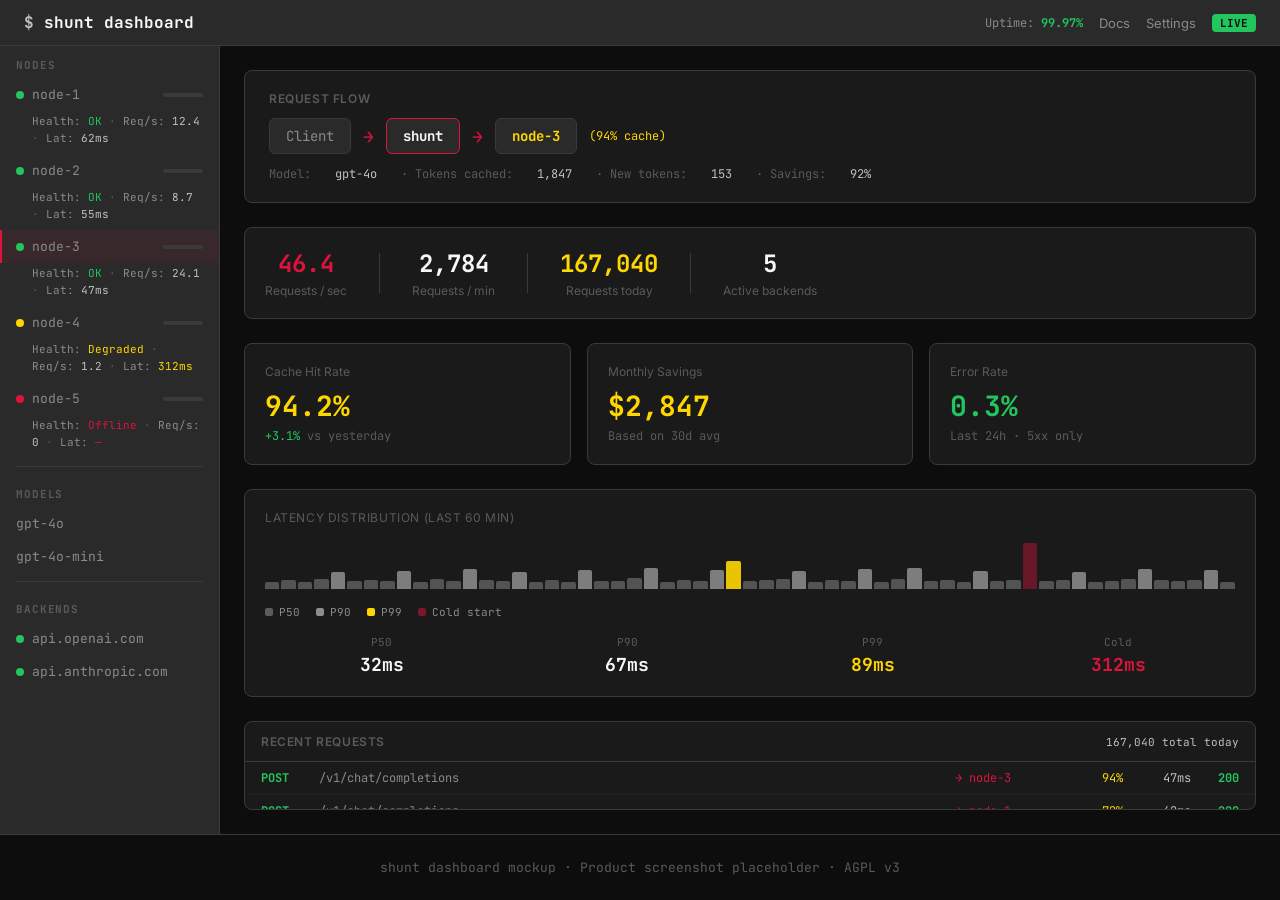
<file: design/dashboard-mockup.html>
<!DOCTYPE html>
<html lang="en">
<head>
<meta charset="utf-8">
<meta name="viewport" content="width=device-width, initial-scale=1">
<title>shunt Dashboard — Mockup</title>
<meta name="description" content="Product screenshot placeholder for the shunt LLM load balancer dashboard.">
<link rel="preconnect" href="https://fonts.googleapis.com">
<link rel="preconnect" href="https://fonts.gstatic.com" crossorigin>
<link href="https://fonts.googleapis.com/css2?family=Inter:wght@400;500;600;700;800;900&family=JetBrains+Mono:wght@400;700&display=swap" rel="stylesheet">
<style>
:root {
--color-basalt: #1a1a1a;
--color-void: #0d0d0d;
--color-obsidian: #2a2a2a;
--color-graphite: #3a3a3a;
--color-ash: #5a5a5a;
--color-fog: #8a8a8a;
--color-cloud: #d4d4d4;
--color-smoke: #e8e8e8;
--color-snow: #f8f8f8;
--color-crimson: #dc143c;
--color-gold: #ffd700;
--color-silver: #c0c0c0;
--color-success: #22c55e;
--font-body: "Inter", -apple-system, BlinkMacSystemFont, "Segoe UI", sans-serif;
--font-mono: "JetBrains Mono", "Fira Code", "Cascadia Code", monospace;
}

* { box-sizing: border-box; margin: 0; padding: 0; }
html { font-size: 16px; }
body {
font-family: var(--font-body);
background-color: var(--color-void);
color: var(--color-snow);
min-height: 100vh;
display: flex;
flex-direction: column;
}

.dashboard-frame {
display: flex;
flex-direction: column;
height: 100vh;
}

.dashboard-topbar {
display: flex;
justify-content: space-between;
align-items: center;
padding: 12px 24px;
background-color: var(--color-obsidian);
border-bottom: 1px solid var(--color-graphite);
}

.dashboard-topbar-left {
font-family: var(--font-mono);
font-weight: 700;
font-size: 16px;
color: var(--color-snow);
}

.dashboard-topbar-left .dollar {
color: var(--color-silver);
}

.dashboard-topbar-right {
display: flex;
gap: 16px;
align-items: center;
}

.topbar-link {
font-size: 13px;
color: var(--color-fog);
text-decoration: none;
}

.topbar-link:hover { color: var(--color-snow); }

.topbar-badge {
font-family: var(--font-mono);
font-size: 11px;
font-weight: 700;
text-transform: uppercase;
background-color: var(--color-success);
color: var(--color-void);
padding: 2px 8px;
border-radius: 4px;
}

.topbar-uptime {
font-family: var(--font-mono);
font-size: 12px;
color: var(--color-fog);
}

.topbar-uptime strong {
color: var(--color-success);
}

.dashboard-body {
display: flex;
flex: 1;
overflow: hidden;
}

.sidebar {
width: 220px;
flex-shrink: 0;
background-color: var(--color-obsidian);
border-right: 1px solid var(--color-graphite);
padding: 0;
overflow-y: auto;
}

.sidebar-section-title {
font-family: var(--font-mono);
font-size: 11px;
font-weight: 700;
text-transform: uppercase;
letter-spacing: 0.08em;
color: var(--color-ash);
padding: 12px 16px 6px;
}

.sidebar-node {
display: flex;
align-items: center;
gap: 8px;
padding: 8px 16px;
font-family: var(--font-mono);
font-size: 13px;
color: var(--color-fog);
cursor: default;
transition: background-color 100ms ease;
}

.sidebar-node:hover {
background-color: rgba(255, 255, 255, 0.03);
}

.sidebar-node.active-route {
background-color: rgba(220, 20, 60, 0.08);
border-left: 2px solid var(--color-crimson);
padding-left: 14px;
}

.node-dot {
width: 8px;
height: 8px;
border-radius: 50%;
flex-shrink: 0;
}

.node-dot.healthy { background-color: var(--color-success); }
.node-dot.degraded { background-color: var(--color-gold); }
.node-dot.offline { background-color: var(--color-crimson); }
.node-dot.idle { background-color: var(--color-graphite); }

.node-name {
flex: 1;
min-width: 0;
}

.node-cache-bar {
width: 40px;
height: 4px;
background-color: var(--color-graphite);
border-radius: 2px;
overflow: hidden;
flex-shrink: 0;
}

.node-cache-fill {
height: 100%;
border-radius: 2px;
background-color: var(--color-gold);
}

.node-health-detail {
padding: 2px 16px 8px 32px;
font-family: var(--font-mono);
font-size: 11px;
color: var(--color-ash);
line-height: 1.5;
}

.node-health-detail .health-label {
color: var(--color-fog);
}

.node-health-detail .health-val {
color: var(--color-silver);
}

.node-health-detail .health-good {
color: var(--color-success);
}

.node-health-detail .health-warn {
color: var(--color-gold);
}

.node-health-detail .health-bad {
color: var(--color-crimson);
}

.sidebar-divider {
height: 1px;
background-color: var(--color-graphite);
margin: 8px 16px;
}

.main-content {
flex: 1;
padding: 24px;
overflow-y: auto;
display: flex;
flex-direction: column;
gap: 24px;
}

.route-flow {
background-color: var(--color-basalt);
border: 1px solid var(--color-graphite);
border-radius: 8px;
padding: 20px 24px;
}

.route-flow-title {
font-size: 12px;
font-weight: 600;
color: var(--color-ash);
text-transform: uppercase;
letter-spacing: 0.05em;
margin-bottom: 12px;
}

.route-flow-visual {
display: flex;
align-items: center;
gap: 12px;
font-family: var(--font-mono);
font-size: 14px;
color: var(--color-fog);
flex-wrap: wrap;
}

.route-box {
padding: 8px 16px;
border: 1px solid var(--color-graphite);
border-radius: 6px;
background-color: var(--color-obsidian);
}

.route-box.shunt-box {
border-color: var(--color-crimson);
color: var(--color-snow);
font-weight: 700;
}

.route-arrow {
color: var(--color-crimson);
font-weight: 700;
font-size: 18px;
}

.route-target {
color: var(--color-gold);
font-weight: 700;
}

.route-cache-pct {
font-size: 12px;
color: var(--color-gold);
}

.route-flow-meta {
display: flex;
gap: 24px;
margin-top: 12px;
font-family: var(--font-mono);
font-size: 12px;
color: var(--color-ash);
}

.route-flow-meta span { color: var(--color-silver); }

.stats-row {
display: grid;
grid-template-columns: repeat(3, 1fr);
gap: 16px;
}

.stat-card {
background-color: var(--color-basalt);
border: 1px solid var(--color-graphite);
border-radius: 8px;
padding: 20px;
}

.stat-label {
font-size: 12px;
color: var(--color-ash);
margin-bottom: 8px;
}

.stat-value {
font-family: var(--font-mono);
font-weight: 700;
font-size: 28px;
color: var(--color-gold);
}

.stat-sub {
font-family: var(--font-mono);
font-size: 12px;
color: var(--color-ash);
margin-top: 4px;
}

.stat-sub .highlight {
color: var(--color-success);
}

.latency-card {
background-color: var(--color-basalt);
border: 1px solid var(--color-graphite);
border-radius: 8px;
padding: 20px;
}

.latency-card-title {
font-size: 12px;
color: var(--color-ash);
text-transform: uppercase;
letter-spacing: 0.05em;
margin-bottom: 16px;
}

.latency-sparkline {
height: 48px;
display: flex;
align-items: flex-end;
gap: 2px;
margin-bottom: 16px;
}

.sparkline-bar {
flex: 1;
background-color: var(--color-silver);
border-radius: 2px 2px 0 0;
min-width: 3px;
opacity: 0.5;
transition: opacity 100ms ease;
}

.sparkline-bar:hover {
opacity: 1;
}

.sparkline-bar.p50 { opacity: 0.35; }
.sparkline-bar.p90 { opacity: 0.6; }
.sparkline-bar.p99 { opacity: 0.9; background-color: var(--color-gold); }
.sparkline-bar.cold { background-color: var(--color-crimson); opacity: 0.4; }

.latency-legend {
display: flex;
gap: 16px;
flex-wrap: wrap;
}

.latency-legend-item {
display: flex;
align-items: center;
gap: 6px;
font-family: var(--font-mono);
font-size: 11px;
color: var(--color-fog);
}

.legend-dot {
width: 8px;
height: 8px;
border-radius: 2px;
flex-shrink: 0;
}

.legend-dot.p50 { background-color: var(--color-silver); opacity: 0.4; }
.legend-dot.p90 { background-color: var(--color-silver); opacity: 0.7; }
.legend-dot.p99 { background-color: var(--color-gold); }
.legend-dot.cold { background-color: var(--color-crimson); opacity: 0.5; }

.latency-percentiles {
display: grid;
grid-template-columns: repeat(4, 1fr);
gap: 12px;
margin-top: 16px;
}

.pct-item {
text-align: center;
}

.pct-label {
font-family: var(--font-mono);
font-size: 11px;
color: var(--color-ash);
margin-bottom: 4px;
}

.pct-value {
font-family: var(--font-mono);
font-weight: 700;
font-size: 18px;
color: var(--color-snow);
}

.pct-value.gold { color: var(--color-gold); }
.pct-value.crimson { color: var(--color-crimson); }

.request-rate-bar {
background-color: var(--color-basalt);
border: 1px solid var(--color-graphite);
border-radius: 8px;
padding: 20px;
display: flex;
gap: 32px;
align-items: center;
flex-wrap: wrap;
}

.rate-item {
text-align: center;
}

.rate-value {
font-family: var(--font-mono);
font-weight: 700;
font-size: 24px;
color: var(--color-snow);
}

.rate-value.crimson { color: var(--color-crimson); }
.rate-value.gold { color: var(--color-gold); }

.rate-label {
font-size: 12px;
color: var(--color-ash);
margin-top: 4px;
}

.rate-divider {
width: 1px;
height: 40px;
background-color: var(--color-graphite);
}

.request-log {
background-color: var(--color-basalt);
border: 1px solid var(--color-graphite);
border-radius: 8px;
overflow: hidden;
}

.log-header {
padding: 12px 16px;
border-bottom: 1px solid var(--color-graphite);
font-size: 12px;
font-weight: 600;
color: var(--color-ash);
text-transform: uppercase;
letter-spacing: 0.05em;
display: flex;
justify-content: space-between;
align-items: center;
}

.log-header-count {
font-family: var(--font-mono);
font-size: 11px;
color: var(--color-silver);
font-weight: 400;
text-transform: none;
letter-spacing: 0;
}

.log-row {
display: grid;
grid-template-columns: 50px 1fr 100px 60px 60px 40px;
gap: 8px;
padding: 8px 16px;
font-family: var(--font-mono);
font-size: 12px;
align-items: center;
border-bottom: 1px solid rgba(58, 58, 58, 0.3);
}

.log-row:last-child { border-bottom: none; }

.log-method { color: var(--color-success); font-weight: 700; }
.log-path { color: var(--color-fog); overflow: hidden; text-overflow: ellipsis; white-space: nowrap; }
.log-route { color: var(--color-crimson); }
.log-cache { color: var(--color-gold); text-align: right; }
.log-latency { color: var(--color-silver); text-align: right; }
.log-latency.slow { color: var(--color-crimson); }
.log-status { color: var(--color-success); font-weight: 700; text-align: right; }

.placeholder-note {
text-align: center;
padding: 24px;
font-family: var(--font-mono);
font-size: 13px;
color: var(--color-ash);
border-top: 1px solid var(--color-graphite);
}

@media (max-width: 767px) {
.sidebar { display: none; }
.stats-row { grid-template-columns: 1fr; }
.latency-percentiles { grid-template-columns: 1fr 1fr; }
.log-row { grid-template-columns: 40px 1fr 60px 40px; }
.log-route, .log-cache { display: none; }
.request-rate-bar { flex-direction: column; gap: 16px; align-items: flex-start; }
.rate-divider { display: none; }
}
</style>
</head>
<body>
<div class="dashboard-frame">
<div class="dashboard-topbar">
<div class="dashboard-topbar-left">
<span class="dollar">$</span> shunt dashboard
</div>
<div class="dashboard-topbar-right">
<span class="topbar-uptime">Uptime: <strong>99.97%</strong></span>
<a class="topbar-link" href="#">Docs</a>
<a class="topbar-link" href="#">Settings</a>
<span class="topbar-badge">live</span>
</div>
</div>

<div class="dashboard-body">
<div class="sidebar">
<div class="sidebar-section-title">Nodes</div>

<div class="sidebar-node">
<span class="node-dot healthy"></span>
<span class="node-name">node-1</span>
<span class="node-cache-bar"><span class="node-cache-fill" style="width:72%"></span></span>
</div>
<div class="node-health-detail">
<span class="health-label">Health:</span> <span class="health-good">OK</span> &middot;
<span class="health-label">Req/s:</span> <span class="health-val">12.4</span> &middot;
<span class="health-label">Lat:</span> <span class="health-val">62ms</span>
</div>

<div class="sidebar-node">
<span class="node-dot healthy"></span>
<span class="node-name">node-2</span>
<span class="node-cache-bar"><span class="node-cache-fill" style="width:58%"></span></span>
</div>
<div class="node-health-detail">
<span class="health-label">Health:</span> <span class="health-good">OK</span> &middot;
<span class="health-label">Req/s:</span> <span class="health-val">8.7</span> &middot;
<span class="health-label">Lat:</span> <span class="health-val">55ms</span>
</div>

<div class="sidebar-node active-route">
<span class="node-dot healthy"></span>
<span class="node-name">node-3</span>
<span class="node-cache-bar"><span class="node-cache-fill" style="width:94%"></span></span>
</div>
<div class="node-health-detail">
<span class="health-label">Health:</span> <span class="health-good">OK</span> &middot;
<span class="health-label">Req/s:</span> <span class="health-val">24.1</span> &middot;
<span class="health-label">Lat:</span> <span class="health-val">47ms</span>
</div>

<div class="sidebar-node">
<span class="node-dot degraded"></span>
<span class="node-name">node-4</span>
<span class="node-cache-bar"><span class="node-cache-fill" style="width:12%"></span></span>
</div>
<div class="node-health-detail">
<span class="health-label">Health:</span> <span class="health-warn">Degraded</span> &middot;
<span class="health-label">Req/s:</span> <span class="health-val">1.2</span> &middot;
<span class="health-label">Lat:</span> <span class="health-warn">312ms</span>
</div>

<div class="sidebar-node">
<span class="node-dot offline"></span>
<span class="node-name">node-5</span>
<span class="node-cache-bar"><span class="node-cache-fill" style="width:0%"></span></span>
</div>
<div class="node-health-detail">
<span class="health-label">Health:</span> <span class="health-bad">Offline</span> &middot;
<span class="health-label">Req/s:</span> <span class="health-val">0</span> &middot;
<span class="health-label">Lat:</span> <span class="health-bad">&mdash;</span>
</div>

<div class="sidebar-divider"></div>

<div class="sidebar-section-title">Models</div>
<div class="sidebar-node">gpt-4o</div>
<div class="sidebar-node">gpt-4o-mini</div>

<div class="sidebar-divider"></div>

<div class="sidebar-section-title">Backends</div>
<div class="sidebar-node">
<span class="node-dot healthy"></span>
<span class="node-name">api.openai.com</span>
</div>
<div class="sidebar-node">
<span class="node-dot healthy"></span>
<span class="node-name">api.anthropic.com</span>
</div>
</div>

<div class="main-content">
<div class="route-flow">
<div class="route-flow-title">Request Flow</div>
<div class="route-flow-visual">
<span class="route-box">Client</span>
<span class="route-arrow">&#8594;</span>
<span class="route-box shunt-box">shunt</span>
<span class="route-arrow">&#8594;</span>
<span class="route-box route-target">node-3</span>
<span class="route-cache-pct">(94% cache)</span>
</div>
<div class="route-flow-meta">
Model: <span>gpt-4o</span> &middot; Tokens cached: <span>1,847</span> &middot; New tokens: <span>153</span> &middot; Savings: <span>92%</span>
</div>
</div>

<div class="request-rate-bar">
<div class="rate-item">
<div class="rate-value crimson">46.4</div>
<div class="rate-label">Requests / sec</div>
</div>
<div class="rate-divider"></div>
<div class="rate-item">
<div class="rate-value">2,784</div>
<div class="rate-label">Requests / min</div>
</div>
<div class="rate-divider"></div>
<div class="rate-item">
<div class="rate-value gold">167,040</div>
<div class="rate-label">Requests today</div>
</div>
<div class="rate-divider"></div>
<div class="rate-item">
<div class="rate-value">5</div>
<div class="rate-label">Active backends</div>
</div>
</div>

<div class="stats-row">
<div class="stat-card">
<div class="stat-label">Cache Hit Rate</div>
<div class="stat-value">94.2%</div>
<div class="stat-sub"><span class="highlight">+3.1%</span> vs yesterday</div>
</div>
<div class="stat-card">
<div class="stat-label">Monthly Savings</div>
<div class="stat-value">$2,847</div>
<div class="stat-sub">Based on 30d avg</div>
</div>
<div class="stat-card">
<div class="stat-label">Error Rate</div>
<div class="stat-value" style="color: var(--color-success)">0.3%</div>
<div class="stat-sub">Last 24h &middot; 5xx only</div>
</div>
</div>

<div class="latency-card">
<div class="latency-card-title">Latency Distribution (last 60 min)</div>
<div class="latency-sparkline">
<div class="sparkline-bar p50" style="height:15%"></div>
<div class="sparkline-bar p50" style="height:18%"></div>
<div class="sparkline-bar p50" style="height:14%"></div>
<div class="sparkline-bar p50" style="height:20%"></div>
<div class="sparkline-bar p90" style="height:35%"></div>
<div class="sparkline-bar p50" style="height:16%"></div>
<div class="sparkline-bar p50" style="height:19%"></div>
<div class="sparkline-bar p50" style="height:17%"></div>
<div class="sparkline-bar p90" style="height:38%"></div>
<div class="sparkline-bar p50" style="height:15%"></div>
<div class="sparkline-bar p50" style="height:21%"></div>
<div class="sparkline-bar p50" style="height:16%"></div>
<div class="sparkline-bar p90" style="height:42%"></div>
<div class="sparkline-bar p50" style="height:18%"></div>
<div class="sparkline-bar p50" style="height:17%"></div>
<div class="sparkline-bar p90" style="height:36%"></div>
<div class="sparkline-bar p50" style="height:14%"></div>
<div class="sparkline-bar p50" style="height:19%"></div>
<div class="sparkline-bar p50" style="height:15%"></div>
<div class="sparkline-bar p90" style="height:40%"></div>
<div class="sparkline-bar p50" style="height:17%"></div>
<div class="sparkline-bar p50" style="height:16%"></div>
<div class="sparkline-bar p50" style="height:22%"></div>
<div class="sparkline-bar p90" style="height:44%"></div>
<div class="sparkline-bar p50" style="height:15%"></div>
<div class="sparkline-bar p50" style="height:18%"></div>
<div class="sparkline-bar p50" style="height:17%"></div>
<div class="sparkline-bar p90" style="height:39%"></div>
<div class="sparkline-bar p99" style="height:58%"></div>
<div class="sparkline-bar p50" style="height:16%"></div>
<div class="sparkline-bar p50" style="height:19%"></div>
<div class="sparkline-bar p50" style="height:20%"></div>
<div class="sparkline-bar p90" style="height:37%"></div>
<div class="sparkline-bar p50" style="height:15%"></div>
<div class="sparkline-bar p50" style="height:18%"></div>
<div class="sparkline-bar p50" style="height:17%"></div>
<div class="sparkline-bar p90" style="height:41%"></div>
<div class="sparkline-bar p50" style="height:14%"></div>
<div class="sparkline-bar p50" style="height:21%"></div>
<div class="sparkline-bar p90" style="height:43%"></div>
<div class="sparkline-bar p50" style="height:16%"></div>
<div class="sparkline-bar p50" style="height:19%"></div>
<div class="sparkline-bar p50" style="height:15%"></div>
<div class="sparkline-bar p90" style="height:38%"></div>
<div class="sparkline-bar p50" style="height:17%"></div>
<div class="sparkline-bar p50" style="height:18%"></div>
<div class="sparkline-bar cold" style="height:95%"></div>
<div class="sparkline-bar p50" style="height:16%"></div>
<div class="sparkline-bar p50" style="height:19%"></div>
<div class="sparkline-bar p90" style="height:36%"></div>
<div class="sparkline-bar p50" style="height:15%"></div>
<div class="sparkline-bar p50" style="height:17%"></div>
<div class="sparkline-bar p50" style="height:21%"></div>
<div class="sparkline-bar p90" style="height:42%"></div>
<div class="sparkline-bar p50" style="height:18%"></div>
<div class="sparkline-bar p50" style="height:16%"></div>
<div class="sparkline-bar p50" style="height:19%"></div>
<div class="sparkline-bar p90" style="height:40%"></div>
<div class="sparkline-bar p50" style="height:14%"></div>
</div>
<div class="latency-legend">
<div class="latency-legend-item"><span class="legend-dot p50"></span> P50</div>
<div class="latency-legend-item"><span class="legend-dot p90"></span> P90</div>
<div class="latency-legend-item"><span class="legend-dot p99"></span> P99</div>
<div class="latency-legend-item"><span class="legend-dot cold"></span> Cold start</div>
</div>
<div class="latency-percentiles">
<div class="pct-item">
<div class="pct-label">P50</div>
<div class="pct-value">32ms</div>
</div>
<div class="pct-item">
<div class="pct-label">P90</div>
<div class="pct-value">67ms</div>
</div>
<div class="pct-item">
<div class="pct-label">P99</div>
<div class="pct-value gold">89ms</div>
</div>
<div class="pct-item">
<div class="pct-label">Cold</div>
<div class="pct-value crimson">312ms</div>
</div>
</div>
</div>

<div class="request-log">
<div class="log-header">
Recent Requests
<span class="log-header-count">167,040 total today</span>
</div>
<div class="log-row">
<span class="log-method">POST</span>
<span class="log-path">/v1/chat/completions</span>
<span class="log-route">&#8594; node-3</span>
<span class="log-cache">94%</span>
<span class="log-latency">47ms</span>
<span class="log-status">200</span>
</div>
<div class="log-row">
<span class="log-method">POST</span>
<span class="log-path">/v1/chat/completions</span>
<span class="log-route">&#8594; node-1</span>
<span class="log-cache">72%</span>
<span class="log-latency">62ms</span>
<span class="log-status">200</span>
</div>
<div class="log-row">
<span class="log-method">POST</span>
<span class="log-path">/v1/chat/completions</span>
<span class="log-route">&#8594; node-3</span>
<span class="log-cache">91%</span>
<span class="log-latency">43ms</span>
<span class="log-status">200</span>
</div>
<div class="log-row">
<span class="log-method">POST</span>
<span class="log-path">/v1/chat/completions</span>
<span class="log-route">&#8594; node-2</span>
<span class="log-cache">58%</span>
<span class="log-latency">89ms</span>
<span class="log-status">200</span>
</div>
<div class="log-row">
<span class="log-method">GET</span>
<span class="log-path">/v1/models</span>
<span class="log-route">&#8594; shunt</span>
<span class="log-cache">&mdash;</span>
<span class="log-latency">2ms</span>
<span class="log-status">200</span>
</div>
<div class="log-row">
<span class="log-method">POST</span>
<span class="log-path">/v1/chat/completions</span>
<span class="log-route">&#8594; node-4</span>
<span class="log-cache">12%</span>
<span class="log-latency slow">312ms</span>
<span class="log-status">200</span>
</div>
<div class="log-row">
<span class="log-method">POST</span>
<span class="log-path">/v1/chat/completions</span>
<span class="log-route">&#8594; node-3</span>
<span class="log-cache">88%</span>
<span class="log-latency">51ms</span>
<span class="log-status">200</span>
</div>
<div class="log-row">
<span class="log-method">POST</span>
<span class="log-path">/v1/chat/completions</span>
<span class="log-route">&#8594; node-1</span>
<span class="log-cache">67%</span>
<span class="log-latency">71ms</span>
<span class="log-status">200</span>
</div>
<div class="log-row">
<span class="log-method">POST</span>
<span class="log-path">/v1/chat/completions</span>
<span class="log-route">&#8594; node-2</span>
<span class="log-cache">54%</span>
<span class="log-latency">95ms</span>
<span class="log-status">200</span>
</div>
<div class="log-row">
<span class="log-method">POST</span>
<span class="log-path">/v1/chat/completions</span>
<span class="log-route">&#8594; node-3</span>
<span class="log-cache">96%</span>
<span class="log-latency">39ms</span>
<span class="log-status">200</span>
</div>
</div>
</div>
</div>

<div class="placeholder-note">
shunt dashboard mockup &middot; Product screenshot placeholder &middot; AGPL v3
</div>
</div>
</body>
</html>
</file>
<file: donate/style.css>
/*
  Shitware Industries — Donation Page Styles
  Brand Guidelines v1.0 from BAN-44
  License: AGPL v3
*/

:root {
  --color-basalt: #1a1a1a;
  --color-void: #0d0d0d;
  --color-obsidian: #2a2a2a;
  --color-graphite: #3a3a3a;
  --color-ash: #5a5a5a;
  --color-fog: #8a8a8a;
  --color-cloud: #d4d4d4;
  --color-smoke: #e8e8e8;
  --color-snow: #f8f8f8;
  --color-bleach: #ffffff;
  --color-crimson: #dc143c;
  --color-gold: #ffd700;
  --color-silver: #c0c0c0;
  --color-success: #22c55e;

  --font-body: "Inter", -apple-system, BlinkMacSystemFont, "Segoe UI", sans-serif;
  --font-mono: "JetBrains Mono", "Fira Code", "Cascadia Code", monospace;

  --space-1: 4px;
  --space-2: 8px;
  --space-3: 12px;
  --space-4: 16px;
  --space-5: 20px;
  --space-6: 24px;
  --space-8: 32px;
  --space-10: 40px;
  --space-12: 48px;
  --space-16: 64px;
  --space-20: 80px;
  --space-24: 96px;

  --shadow-sm: 0 1px 2px rgba(0,0,0,0.3);
  --shadow-md: 0 4px 8px rgba(0,0,0,0.4);
  --shadow-lg: 0 8px 24px rgba(0,0,0,0.5);

  --max-width: 1200px;
  --radius: 8px;
}

*, *::before, *::after {
  box-sizing: border-box;
  margin: 0;
  padding: 0;
}

html {
  font-size: 16px;
  scroll-behavior: smooth;
}

body {
  font-family: var(--font-body);
  font-weight: 400;
  line-height: 1.6;
  color: var(--color-snow);
  background-color: var(--color-basalt);
  -webkit-font-smoothing: antialiased;
  -moz-osx-font-smoothing: grayscale;
}

a {
  color: var(--color-crimson);
  text-decoration: underline;
}

a:hover {
  color: var(--color-gold);
}

a:focus-visible {
  outline: 2px solid var(--color-crimson);
  outline-offset: 2px;
}

.container {
  max-width: var(--max-width);
  margin: 0 auto;
  padding: 0 var(--space-6);
}

@media (min-width: 768px) {
  .container {
    padding: 0 var(--space-8);
  }
}

@media (min-width: 1024px) {
  .container {
    padding: 0 var(--space-12);
  }
}

header {
  background-color: var(--color-void);
  border-bottom: 1px solid var(--color-graphite);
  padding: var(--space-4) 0;
}

header nav {
  display: flex;
  justify-content: space-between;
  align-items: center;
}

.logo {
  font-family: var(--font-mono);
  font-weight: 700;
  font-size: 18px;
  color: var(--color-snow);
  text-decoration: none;
}

.logo:hover {
  color: var(--color-snow);
}

nav a {
  font-size: 14px;
  color: var(--color-fog);
  text-decoration: none;
  transition: color 150ms cubic-bezier(0.4, 0, 0.2, 1);
}

nav a:hover {
  color: var(--color-snow);
}

.hero {
  background-color: var(--color-void);
  padding: var(--space-16) 0;
  text-align: center;
  border-bottom: 1px solid var(--color-graphite);
}

.hero h1 {
  font-weight: 800;
  font-size: 36px;
  line-height: 1.1;
  color: var(--color-snow);
  margin-bottom: var(--space-4);
}

.hero p {
  font-size: 18px;
  font-weight: 500;
  color: var(--color-fog);
  max-width: 600px;
  margin: 0 auto var(--space-6);
  line-height: 1.5;
}

.hero .tagline {
  font-family: var(--font-mono);
  font-size: 14px;
  color: var(--color-crimson);
  font-weight: 400;
}

@media (min-width: 768px) {
  .hero h1 {
    font-size: 48px;
  }
  .hero p {
    font-size: 20px;
  }
}

section {
  padding: var(--space-16) 0;
}

section h2 {
  font-weight: 700;
  font-size: 24px;
  line-height: 1.3;
  margin-bottom: var(--space-8);
  color: var(--color-snow);
}

@media (min-width: 768px) {
  section h2 {
    font-size: 30px;
  }
}

.channels {
  display: grid;
  gap: var(--space-6);
}

@media (min-width: 768px) {
  .channels {
    grid-template-columns: 1fr;
    gap: var(--space-8);
  }
}

.channel-card {
  background-color: var(--color-obsidian);
  border: 1px solid var(--color-graphite);
  border-radius: var(--radius);
  padding: var(--space-6);
}

.channel-card h3 {
  font-weight: 700;
  font-size: 20px;
  line-height: 1.4;
  margin-bottom: var(--space-3);
  color: var(--color-snow);
}

.channel-card .channel-label {
  display: inline-block;
  font-family: var(--font-mono);
  font-size: 12px;
  font-weight: 400;
  text-transform: uppercase;
  letter-spacing: 0.05em;
  padding: var(--space-1) var(--space-2);
  border-radius: 4px;
  margin-bottom: var(--space-3);
}

.channel-label.primary {
  background-color: var(--color-crimson);
  color: var(--color-snow);
}

.channel-label.secondary {
  background-color: var(--color-ash);
  color: var(--color-snow);
}

.channel-label.future {
  background-color: var(--color-graphite);
  color: var(--color-fog);
}

.channel-card p {
  font-size: 16px;
  color: var(--color-fog);
  margin-bottom: var(--space-4);
  line-height: 1.6;
}

.channel-card .cta-link {
  display: inline-block;
  background-color: var(--color-crimson);
  color: var(--color-snow);
  font-weight: 600;
  font-size: 16px;
  padding: var(--space-3) var(--space-6);
  border-radius: var(--radius);
  text-decoration: none;
  transition: background-color 150ms cubic-bezier(0.4, 0, 0.2, 1);
}

.channel-card .cta-link:hover {
  background-color: #b01030;
  color: var(--color-snow);
}

.channel-card .cta-link:focus-visible {
  outline: 2px solid var(--color-gold);
  outline-offset: 2px;
}

.crypto-addresses {
  display: grid;
  gap: var(--space-4);
  margin-top: var(--space-4);
}

.crypto-item {
  background-color: var(--color-void);
  border: 1px solid var(--color-graphite);
  border-radius: var(--radius);
  padding: var(--space-4);
}

.crypto-item .crypto-name {
  font-family: var(--font-mono);
  font-weight: 700;
  font-size: 14px;
  color: var(--color-gold);
  margin-bottom: var(--space-2);
}

.crypto-item .crypto-network {
  font-size: 12px;
  color: var(--color-ash);
  margin-bottom: var(--space-2);
}

.crypto-item .address-wrapper {
  display: flex;
  align-items: flex-start;
  gap: var(--space-3);
  flex-wrap: wrap;
}

.crypto-item .address {
  font-family: var(--font-mono);
  font-size: 13px;
  font-weight: 400;
  color: var(--color-cloud);
  word-break: break-all;
  flex: 1;
  min-width: 0;
}

.crypto-item .copy-btn {
  flex-shrink: 0;
  background-color: var(--color-graphite);
  color: var(--color-snow);
  border: 1px solid var(--color-ash);
  border-radius: 4px;
  padding: var(--space-1) var(--space-3);
  font-family: var(--font-mono);
  font-size: 12px;
  cursor: pointer;
  transition: background-color 150ms cubic-bezier(0.4, 0, 0.2, 1);
  white-space: nowrap;
}

.crypto-item .copy-btn:hover {
  background-color: var(--color-ash);
}

.crypto-item .copy-btn:focus-visible {
  outline: 2px solid var(--color-crimson);
  outline-offset: 2px;
}

.crypto-item .copy-btn.copied {
  background-color: var(--color-success);
  border-color: var(--color-success);
  color: var(--color-bleach);
}

.crypto-item .qr-placeholder {
  margin-top: var(--space-3);
  display: flex;
  align-items: center;
  gap: var(--space-2);
}

.crypto-item .qr-placeholder svg {
  width: 120px;
  height: 120px;
}

.crypto-item .qr-note {
  font-size: 12px;
  color: var(--color-ash);
}

.trust-section {
  background-color: var(--color-obsidian);
  border: 1px solid var(--color-graphite);
  border-radius: var(--radius);
  padding: var(--space-6);
}

.trust-section h3 {
  font-weight: 700;
  font-size: 20px;
  line-height: 1.4;
  margin-bottom: var(--space-4);
  color: var(--color-gold);
}

.trust-section ul {
  list-style: none;
  padding: 0;
}

.trust-section li {
  font-size: 16px;
  color: var(--color-fog);
  padding: var(--space-2) 0;
  padding-left: var(--space-5);
  position: relative;
  line-height: 1.6;
}

.trust-section li::before {
  content: "";
  position: absolute;
  left: 0;
  top: 12px;
  width: 8px;
  height: 8px;
  background-color: var(--color-gold);
  border-radius: 1px;
  transform: rotate(45deg);
}

.trust-section .agpl-note {
  margin-top: var(--space-4);
  padding-top: var(--space-4);
  border-top: 1px solid var(--color-graphite);
  font-family: var(--font-mono);
  font-size: 14px;
  color: var(--color-crimson);
}

footer {
  background-color: var(--color-void);
  border-top: 1px solid var(--color-graphite);
  padding: var(--space-8) 0;
  text-align: center;
}

footer p {
  font-size: 14px;
  color: var(--color-ash);
  margin-bottom: var(--space-2);
}

footer .product-name {
  font-family: var(--font-mono);
  font-weight: 400;
  color: var(--color-fog);
}

footer .license {
  font-size: 12px;
  color: var(--color-ash);
  margin-top: var(--space-4);
}

@media (prefers-reduced-motion: reduce) {
  * {
    transition-duration: 0ms !important;
    animation-duration: 0ms !important;
  }
}
</file>
<file: design/landing/style.css>
/*
  shunt Landing Page Styles
  Brand Guidelines v1.0 from BAN-44 / BAN-18
  License: AGPL v3
*/

:root {
  --color-basalt: #1a1a1a;
  --color-void: #0d0d0d;
  --color-obsidian: #2a2a2a;
  --color-graphite: #3a3a3a;
  --color-ash: #5a5a5a;
  --color-fog: #8a8a8a;
  --color-cloud: #d4d4d4;
  --color-smoke: #e8e8e8;
  --color-snow: #f8f8f8;
  --color-bleach: #ffffff;
  --color-crimson: #dc143c;
  --color-gold: #ffd700;
  --color-silver: #c0c0c0;
  --color-success: #22c55e;

  --font-body: "Inter", -apple-system, BlinkMacSystemFont, "Segoe UI", sans-serif;
  --font-mono: "JetBrains Mono", "Fira Code", "Cascadia Code", monospace;

  --space-1: 4px;
  --space-2: 8px;
  --space-3: 12px;
  --space-4: 16px;
  --space-5: 20px;
  --space-6: 24px;
  --space-8: 32px;
  --space-10: 40px;
  --space-12: 48px;
  --space-16: 64px;
  --space-20: 80px;
  --space-24: 96px;

  --shadow-sm: 0 1px 2px rgba(0,0,0,0.3);
  --shadow-md: 0 4px 8px rgba(0,0,0,0.4);
  --shadow-lg: 0 8px 24px rgba(0,0,0,0.5);

  --max-width: 1200px;
  --radius: 8px;
}

*, *::before, *::after {
  box-sizing: border-box;
  margin: 0;
  padding: 0;
}

html {
  font-size: 16px;
  scroll-behavior: smooth;
}

body {
  font-family: var(--font-body);
  font-weight: 400;
  line-height: 1.6;
  color: var(--color-snow);
  background-color: var(--color-basalt);
  -webkit-font-smoothing: antialiased;
  -moz-osx-font-smoothing: grayscale;
}

a {
  color: var(--color-crimson);
  text-decoration: underline;
}

a:hover {
  color: var(--color-gold);
}

a:focus-visible {
  outline: 2px solid var(--color-crimson);
  outline-offset: 2px;
}

.container {
  max-width: var(--max-width);
  margin: 0 auto;
  padding: 0 var(--space-6);
}

@media (min-width: 768px) {
  .container { padding: 0 var(--space-8); }
}

@media (min-width: 1024px) {
  .container { padding: 0 var(--space-12); }
}

/* ===== HEADER ===== */
.site-header {
  position: sticky;
  top: 0;
  z-index: 100;
  background-color: rgba(13, 13, 13, 0.8);
  backdrop-filter: blur(8px);
  -webkit-backdrop-filter: blur(8px);
  border-bottom: 1px solid var(--color-graphite);
  padding: var(--space-4) 0;
  height: 64px;
  display: flex;
  align-items: center;
}

.site-header nav {
  display: flex;
  justify-content: space-between;
  align-items: center;
  width: 100%;
}

.logo {
  font-family: var(--font-mono);
  font-weight: 700;
  font-size: 18px;
  color: var(--color-silver);
  text-decoration: none;
}

.logo:hover {
  color: var(--color-snow);
}

.logo .logo-name {
  color: var(--color-snow);
}

.nav-links {
  display: none;
  gap: var(--space-6);
  align-items: center;
}

.nav-links a {
  font-size: 14px;
  font-weight: 500;
  color: var(--color-fog);
  text-decoration: none;
  transition: color 150ms cubic-bezier(0.4, 0, 0.2, 1);
}

.nav-links a:hover {
  color: var(--color-snow);
}

.nav-links .nav-cta {
  background-color: var(--color-crimson);
  color: var(--color-snow);
  font-weight: 600;
  font-size: 14px;
  padding: var(--space-2) var(--space-5);
  border-radius: var(--radius);
  text-decoration: none;
  transition: background-color 150ms cubic-bezier(0.4, 0, 0.2, 1);
}

.nav-links .nav-cta:hover {
  background-color: #b01030;
  color: var(--color-snow);
}

.nav-links.open {
  display: flex;
  flex-direction: column;
  position: absolute;
  top: 64px;
  right: 0;
  left: 0;
  background-color: var(--color-obsidian);
  border-bottom: 1px solid var(--color-graphite);
  padding: var(--space-6);
  gap: var(--space-4);
}

.mobile-menu-btn {
  display: flex;
  align-items: center;
  justify-content: center;
  background: none;
  border: 1px solid var(--color-graphite);
  border-radius: 4px;
  color: var(--color-snow);
  padding: var(--space-2);
  cursor: pointer;
}

.mobile-menu-btn:focus-visible {
  outline: 2px solid var(--color-crimson);
  outline-offset: 2px;
}

@media (min-width: 768px) {
  .nav-links {
    display: flex;
  }
  .mobile-menu-btn {
    display: none;
  }
}

/* ===== HERO ===== */
.hero {
  background-color: var(--color-void);
  padding: var(--space-16) 0;
  text-align: center;
  border-bottom: 1px solid var(--color-graphite);
}

.hero-prompt {
  font-family: var(--font-mono);
  font-weight: 700;
  font-size: 18px;
  color: var(--color-silver);
  margin-bottom: var(--space-4);
}

.hero h1 {
  font-weight: 900;
  font-size: 36px;
  line-height: 1.1;
  color: var(--color-snow);
  margin-bottom: var(--space-6);
}

.hero-sub {
  font-size: 18px;
  font-weight: 400;
  color: var(--color-fog);
  max-width: 640px;
  margin: 0 auto var(--space-8);
  line-height: 1.5;
}

.hero-ctas {
  display: flex;
  flex-direction: column;
  gap: var(--space-3);
  align-items: center;
  margin-bottom: var(--space-8);
}

.hero-meta {
  font-family: var(--font-mono);
  font-size: 14px;
  font-weight: 400;
  color: var(--color-fog);
}

@media (min-width: 768px) {
  .hero {
    padding: var(--space-20) 0;
  }
  .hero h1 {
    font-size: 48px;
  }
  .hero-sub {
    font-size: 20px;
  }
  .hero-ctas {
    flex-direction: row;
    justify-content: center;
  }
}

/* ===== BUTTONS ===== */
.btn {
  display: inline-block;
  font-family: var(--font-body);
  font-size: 16px;
  padding: var(--space-3) var(--space-6);
  border-radius: var(--radius);
  text-decoration: none;
  text-align: center;
  transition: all 150ms cubic-bezier(0.4, 0, 0.2, 1);
  min-height: 48px;
  line-height: 32px;
}

.btn:focus-visible {
  outline: 2px solid var(--color-crimson);
  outline-offset: 2px;
}

.btn-primary {
  background-color: var(--color-crimson);
  color: var(--color-snow);
  font-weight: 600;
  border: none;
}

.btn-primary:hover {
  background-color: #b01030;
  color: var(--color-snow);
}

.btn-secondary {
  background-color: transparent;
  color: var(--color-silver);
  font-weight: 500;
  border: 1px solid var(--color-graphite);
}

.btn-secondary:hover {
  color: var(--color-snow);
  border-color: var(--color-snow);
}

/* ===== TERMINAL ===== */
.terminal-demo {
  background-color: var(--color-obsidian);
  padding: var(--space-16) 0;
  border-bottom: 1px solid var(--color-graphite);
}

.terminal {
  max-width: 960px;
  margin: 0 auto;
  border: 1px solid var(--color-graphite);
  border-radius: var(--radius);
  overflow: hidden;
  background-color: var(--color-void);
}

.terminal-titlebar {
  display: flex;
  align-items: center;
  gap: var(--space-2);
  padding: var(--space-3) var(--space-4);
  background-color: var(--color-obsidian);
  height: 32px;
}

.terminal-dot {
  width: 8px;
  height: 8px;
  border-radius: 50%;
}

.terminal-dot-red { background-color: var(--color-crimson); }
.terminal-dot-yellow { background-color: var(--color-gold); }
.terminal-dot-green { background-color: var(--color-success); }

.terminal-body {
  padding: var(--space-6);
  font-family: var(--font-mono);
  font-size: 15px;
  line-height: 1.7;
  color: var(--color-silver);
}

.terminal-line {
  margin-bottom: 2px;
}

.terminal-line-spacer {
  height: 8px;
}

.t-prompt {
  color: var(--color-silver);
  font-weight: 700;
}

.t-arrow {
  color: var(--color-crimson);
  font-weight: 700;
}

.t-gold {
  color: var(--color-gold);
}

.t-silver {
  color: var(--color-cloud);
}

.t-dim {
  color: var(--color-ash);
}

.t-success {
  color: var(--color-success);
  font-weight: 700;
}

.terminal-caption {
  text-align: center;
  font-size: 16px;
  color: var(--color-fog);
  max-width: 640px;
  margin: var(--space-8) auto 0;
  line-height: 1.6;
}

/* ===== SECTION HEADINGS ===== */
.section-heading {
  font-weight: 700;
  font-size: 24px;
  line-height: 1.3;
  margin-bottom: var(--space-12);
  color: var(--color-snow);
  text-align: center;
}

@media (min-width: 768px) {
  .section-heading {
    font-size: 30px;
  }
}

/* ===== FEATURES ===== */
.features {
  padding: var(--space-20) 0;
  background-color: var(--color-basalt);
}

.features-grid {
  display: grid;
  grid-template-columns: 1fr;
  gap: var(--space-6);
}

@media (min-width: 768px) {
  .features-grid {
    grid-template-columns: 1fr 1fr;
  }
}

@media (min-width: 1024px) {
  .features-grid {
    grid-template-columns: 1fr 1fr 1fr;
  }
}

.feature-card {
  background-color: var(--color-obsidian);
  border: 1px solid var(--color-graphite);
  border-radius: var(--radius);
  padding: var(--space-6);
  transition: border-color 150ms cubic-bezier(0.4, 0, 0.2, 1);
}

.feature-card:hover {
  border-color: var(--color-silver);
}

.feature-icon {
  color: var(--color-crimson);
  margin-bottom: var(--space-4);
}

.feature-card h3 {
  font-weight: 700;
  font-size: 20px;
  line-height: 1.4;
  margin-bottom: var(--space-3);
  color: var(--color-snow);
}

.feature-card p {
  font-size: 16px;
  color: var(--color-fog);
  line-height: 1.6;
}

/* ===== HOW IT WORKS ===== */
.how-it-works {
  padding: var(--space-20) 0;
  background-color: var(--color-void);
  border-top: 1px solid var(--color-graphite);
  border-bottom: 1px solid var(--color-graphite);
}

.steps {
  max-width: 800px;
  margin: 0 auto;
  display: flex;
  flex-direction: column;
  gap: var(--space-10);
}

.step {
  display: flex;
  gap: var(--space-6);
  align-items: flex-start;
}

.step-number {
  flex-shrink: 0;
  width: 48px;
  height: 48px;
  display: flex;
  align-items: center;
  justify-content: center;
  font-family: var(--font-mono);
  font-weight: 700;
  font-size: 20px;
  color: var(--color-snow);
  background-color: var(--color-crimson);
  border-radius: 50%;
}

.step-content h3 {
  font-weight: 700;
  font-size: 20px;
  line-height: 1.4;
  margin-bottom: var(--space-2);
  color: var(--color-snow);
}

.step-content p {
  font-size: 16px;
  color: var(--color-fog);
  line-height: 1.6;
}

.step-content code {
  font-family: var(--font-mono);
  font-size: 14px;
  background-color: var(--color-graphite);
  color: var(--color-gold);
  padding: 2px 6px;
  border-radius: 4px;
}

/* ===== METRICS ===== */
.metrics {
  padding: var(--space-20) 0;
  background-color: var(--color-basalt);
}

.metrics-grid {
  display: grid;
  grid-template-columns: 1fr 1fr;
  gap: var(--space-8);
  text-align: center;
}

@media (min-width: 768px) {
  .metrics-grid {
    grid-template-columns: 1fr 1fr 1fr 1fr;
  }
}

.metric-value {
  display: block;
  font-family: var(--font-mono);
  font-weight: 900;
  font-size: 48px;
  line-height: 1;
  color: var(--color-gold);
  margin-bottom: var(--space-3);
}

.metric-label {
  display: block;
  font-size: 14px;
  font-weight: 500;
  color: var(--color-fog);
  line-height: 1.4;
}

/* ===== PRICING ===== */
.pricing {
  padding: var(--space-20) 0;
  background-color: var(--color-void);
  border-top: 1px solid var(--color-graphite);
  border-bottom: 1px solid var(--color-graphite);
}

.pricing-sub {
  text-align: center;
  font-size: 16px;
  color: var(--color-fog);
  max-width: 640px;
  margin: 0 auto var(--space-12);
  line-height: 1.6;
}

.pricing-grid {
  display: grid;
  grid-template-columns: 1fr;
  gap: var(--space-6);
  max-width: 960px;
  margin: 0 auto;
}

@media (min-width: 768px) {
  .pricing-grid {
    grid-template-columns: 1fr 1fr 1fr;
    align-items: start;
  }
}

.pricing-card {
  background-color: var(--color-obsidian);
  border: 1px solid var(--color-graphite);
  border-radius: var(--radius);
  padding: var(--space-8) var(--space-6);
  display: flex;
  flex-direction: column;
  position: relative;
}

.pricing-card-featured {
  border-color: var(--color-crimson);
  background-color: rgba(220, 20, 60, 0.04);
}

.pricing-badge {
  position: absolute;
  top: -12px;
  left: 50%;
  transform: translateX(-50%);
  font-family: var(--font-mono);
  font-size: 11px;
  font-weight: 700;
  text-transform: uppercase;
  letter-spacing: 0.05em;
  background-color: var(--color-crimson);
  color: var(--color-snow);
  padding: 4px 12px;
  border-radius: 4px;
}

.pricing-card-header {
  margin-bottom: var(--space-6);
}

.pricing-card-header h3 {
  font-weight: 700;
  font-size: 20px;
  color: var(--color-snow);
  margin-bottom: var(--space-2);
}

.pricing-price {
  display: block;
  font-family: var(--font-mono);
  font-weight: 900;
  font-size: 36px;
  color: var(--color-gold);
  line-height: 1.1;
}

.pricing-period {
  display: block;
  font-size: 14px;
  color: var(--color-fog);
  margin-top: var(--space-1);
}

.pricing-features {
  list-style: none;
  margin-bottom: var(--space-8);
  flex: 1;
}

.pricing-features li {
  font-size: 15px;
  color: var(--color-cloud);
  padding: var(--space-2) 0;
  border-bottom: 1px solid rgba(58, 58, 58, 0.3);
  line-height: 1.4;
}

.pricing-features li:last-child {
  border-bottom: none;
}

.pricing-features li::before {
  content: "✓ ";
  color: var(--color-success);
  font-weight: 700;
}

.pricing-cta {
  display: block;
  width: 100%;
  text-align: center;
}

.pricing-cta[aria-disabled="true"] {
  opacity: 0.5;
  cursor: not-allowed;
  pointer-events: none;
}

.pricing-footer-note {
  text-align: center;
  font-size: 14px;
  color: var(--color-ash);
  margin-top: var(--space-10);
  max-width: 640px;
  margin-left: auto;
  margin-right: auto;
  line-height: 1.5;
}

/* ===== CTA FINAL ===== */
.cta-final {
  padding: var(--space-24) 0;
  background-color: var(--color-basalt);
  text-align: center;
}

.cta-final-wordmark {
  font-family: var(--font-mono);
  font-weight: 700;
  font-size: 24px;
  color: var(--color-silver);
  margin-bottom: var(--space-4);
}

.cta-final h2 {
  font-weight: 900;
  font-size: 36px;
  color: var(--color-crimson);
  margin-bottom: var(--space-4);
}

.cta-final-sub {
  font-size: 18px;
  color: var(--color-fog);
  max-width: 560px;
  margin: 0 auto var(--space-8);
  line-height: 1.6;
}

.cta-final-buttons {
  display: flex;
  flex-direction: column;
  gap: var(--space-3);
  align-items: center;
}

@media (min-width: 768px) {
  .cta-final h2 {
    font-size: 48px;
  }
  .cta-final-buttons {
    flex-direction: row;
    justify-content: center;
  }
}

.btn-lg {
  font-size: 18px;
  padding: var(--space-4) var(--space-8);
  min-height: 56px;
  line-height: 40px;
}

/* ===== INSTALL ===== */
.install {
  padding: var(--space-20) 0;
  background-color: var(--color-obsidian);
  border-top: 1px solid var(--color-graphite);
  border-bottom: 1px solid var(--color-graphite);
}

.install-terminal {
  max-width: 960px;
  margin: 0 auto var(--space-8);
}

.install-notes {
  text-align: center;
  max-width: 640px;
  margin: 0 auto;
}

.install-notes p {
  font-size: 16px;
  color: var(--color-fog);
  margin-bottom: var(--space-3);
  line-height: 1.6;
}

.install-notes code {
  font-family: var(--font-mono);
  font-size: 14px;
  background-color: var(--color-graphite);
  color: var(--color-gold);
  padding: 2px 6px;
  border-radius: 4px;
}

.install-note-secondary {
  font-size: 14px !important;
  color: var(--color-ash) !important;
}

/* ===== DASHBOARD PREVIEW ===== */
.dashboard-preview {
  padding: var(--space-20) 0;
  background-color: var(--color-basalt);
}

.dashboard-mockup {
  max-width: 960px;
  margin: 0 auto;
  border: 1px solid var(--color-graphite);
  border-radius: var(--radius);
  overflow: hidden;
  background-color: var(--color-void);
}

.dashboard-header-bar {
  display: flex;
  justify-content: space-between;
  align-items: center;
  padding: var(--space-3) var(--space-4);
  background-color: var(--color-obsidian);
  border-bottom: 1px solid var(--color-graphite);
}

.dashboard-title {
  font-family: var(--font-mono);
  font-weight: 700;
  font-size: 14px;
  color: var(--color-snow);
}

.dashboard-badge {
  font-family: var(--font-mono);
  font-size: 11px;
  font-weight: 700;
  text-transform: uppercase;
  letter-spacing: 0.05em;
  background-color: var(--color-success);
  color: var(--color-void);
  padding: 2px 8px;
  border-radius: 4px;
}

.dashboard-body {
  display: flex;
  min-height: 320px;
}

.dash-sidebar {
  width: 160px;
  flex-shrink: 0;
  border-right: 1px solid var(--color-graphite);
  padding: var(--space-4) 0;
  background-color: var(--color-obsidian);
}

.dash-node {
  font-family: var(--font-mono);
  font-size: 13px;
  color: var(--color-fog);
  padding: var(--space-2) var(--space-4);
  display: flex;
  align-items: center;
  gap: var(--space-2);
}

.dash-node-dot {
  width: 8px;
  height: 8px;
  border-radius: 50%;
  flex-shrink: 0;
}

.dash-node-dot.active {
  background-color: var(--color-success);
}

.dash-node-dot.idle {
  background-color: var(--color-graphite);
}

.dash-main {
  flex: 1;
  padding: var(--space-4);
  display: flex;
  flex-direction: column;
  gap: var(--space-4);
}

.dash-stats-row {
  display: grid;
  grid-template-columns: 1fr 1fr 1fr;
  gap: var(--space-3);
}

.dash-stat-card {
  background-color: var(--color-obsidian);
  border: 1px solid var(--color-graphite);
  border-radius: 4px;
  padding: var(--space-3) var(--space-4);
}

.dash-stat-label {
  display: block;
  font-size: 12px;
  color: var(--color-ash);
  margin-bottom: var(--space-1);
}

.dash-stat-value {
  display: block;
  font-family: var(--font-mono);
  font-weight: 700;
  font-size: 20px;
  color: var(--color-gold);
}

.dash-request-log {
  background-color: var(--color-obsidian);
  border: 1px solid var(--color-graphite);
  border-radius: 4px;
  overflow: hidden;
  flex: 1;
}

.dash-log-header {
  font-size: 12px;
  font-weight: 600;
  color: var(--color-ash);
  padding: var(--space-2) var(--space-3);
  border-bottom: 1px solid var(--color-graphite);
  text-transform: uppercase;
  letter-spacing: 0.05em;
}

.dash-log-row {
  display: flex;
  gap: var(--space-3);
  padding: var(--space-2) var(--space-3);
  font-family: var(--font-mono);
  font-size: 12px;
  border-bottom: 1px solid rgba(58, 58, 58, 0.3);
  align-items: center;
}

.dash-log-row:last-child {
  border-bottom: none;
}

.dash-log-method {
  color: var(--color-success);
  font-weight: 700;
  width: 40px;
  flex-shrink: 0;
}

.dash-log-path {
  color: var(--color-fog);
  flex: 1;
  min-width: 0;
  overflow: hidden;
  text-overflow: ellipsis;
  white-space: nowrap;
}

.dash-log-route {
  color: var(--color-crimson);
  flex-shrink: 0;
}

.dash-log-latency {
  color: var(--color-silver);
  flex-shrink: 0;
  width: 48px;
  text-align: right;
}

.dash-log-status {
  color: var(--color-success);
  font-weight: 700;
  flex-shrink: 0;
  width: 32px;
  text-align: right;
}

@media (max-width: 767px) {
  .dashboard-body {
    flex-direction: column;
  }
  .dash-sidebar {
    width: 100%;
    border-right: none;
    border-bottom: 1px solid var(--color-graphite);
    display: flex;
    flex-wrap: wrap;
    gap: 0;
    padding: var(--space-2) var(--space-4);
  }
  .dash-node {
    padding: var(--space-1) var(--space-3);
  }
  .dash-stats-row {
    grid-template-columns: 1fr;
  }
}

/* ===== FOOTER ===== */
.site-footer {
  background-color: var(--color-void);
  border-top: 1px solid var(--color-graphite);
  padding: var(--space-16) 0 var(--space-8);
}

.footer-grid {
  display: grid;
  grid-template-columns: 1fr;
  gap: var(--space-8);
  margin-bottom: var(--space-12);
}

@media (min-width: 768px) {
  .footer-grid {
    grid-template-columns: 2fr 1fr 1fr 1fr;
  }
}

.footer-brand .logo {
  display: inline-block;
  margin-bottom: var(--space-3);
}

.footer-tagline {
  font-family: var(--font-mono);
  font-size: 14px;
  color: var(--color-crimson);
}

.footer-links h4 {
  font-weight: 700;
  font-size: 14px;
  color: var(--color-snow);
  margin-bottom: var(--space-3);
  text-transform: uppercase;
  letter-spacing: 0.05em;
}

.footer-links a {
  display: block;
  font-size: 14px;
  color: var(--color-fog);
  text-decoration: none;
  margin-bottom: var(--space-2);
  transition: color 150ms cubic-bezier(0.4, 0, 0.2, 1);
}

.footer-links a:hover {
  color: var(--color-snow);
}

.footer-bottom {
  border-top: 1px solid var(--color-graphite);
  padding-top: var(--space-6);
  display: flex;
  justify-content: space-between;
  align-items: center;
  flex-wrap: wrap;
  gap: var(--space-3);
}

.footer-license {
  font-family: var(--font-mono);
  font-size: 12px;
  color: var(--color-ash);
}

.footer-copy {
  font-size: 14px;
  color: var(--color-ash);
}

/* ===== REDUCED MOTION ===== */
@media (prefers-reduced-motion: reduce) {
  * {
    transition-duration: 0ms !important;
    animation-duration: 0ms !important;
  }
  html {
    scroll-behavior: auto;
  }
}
</file>
